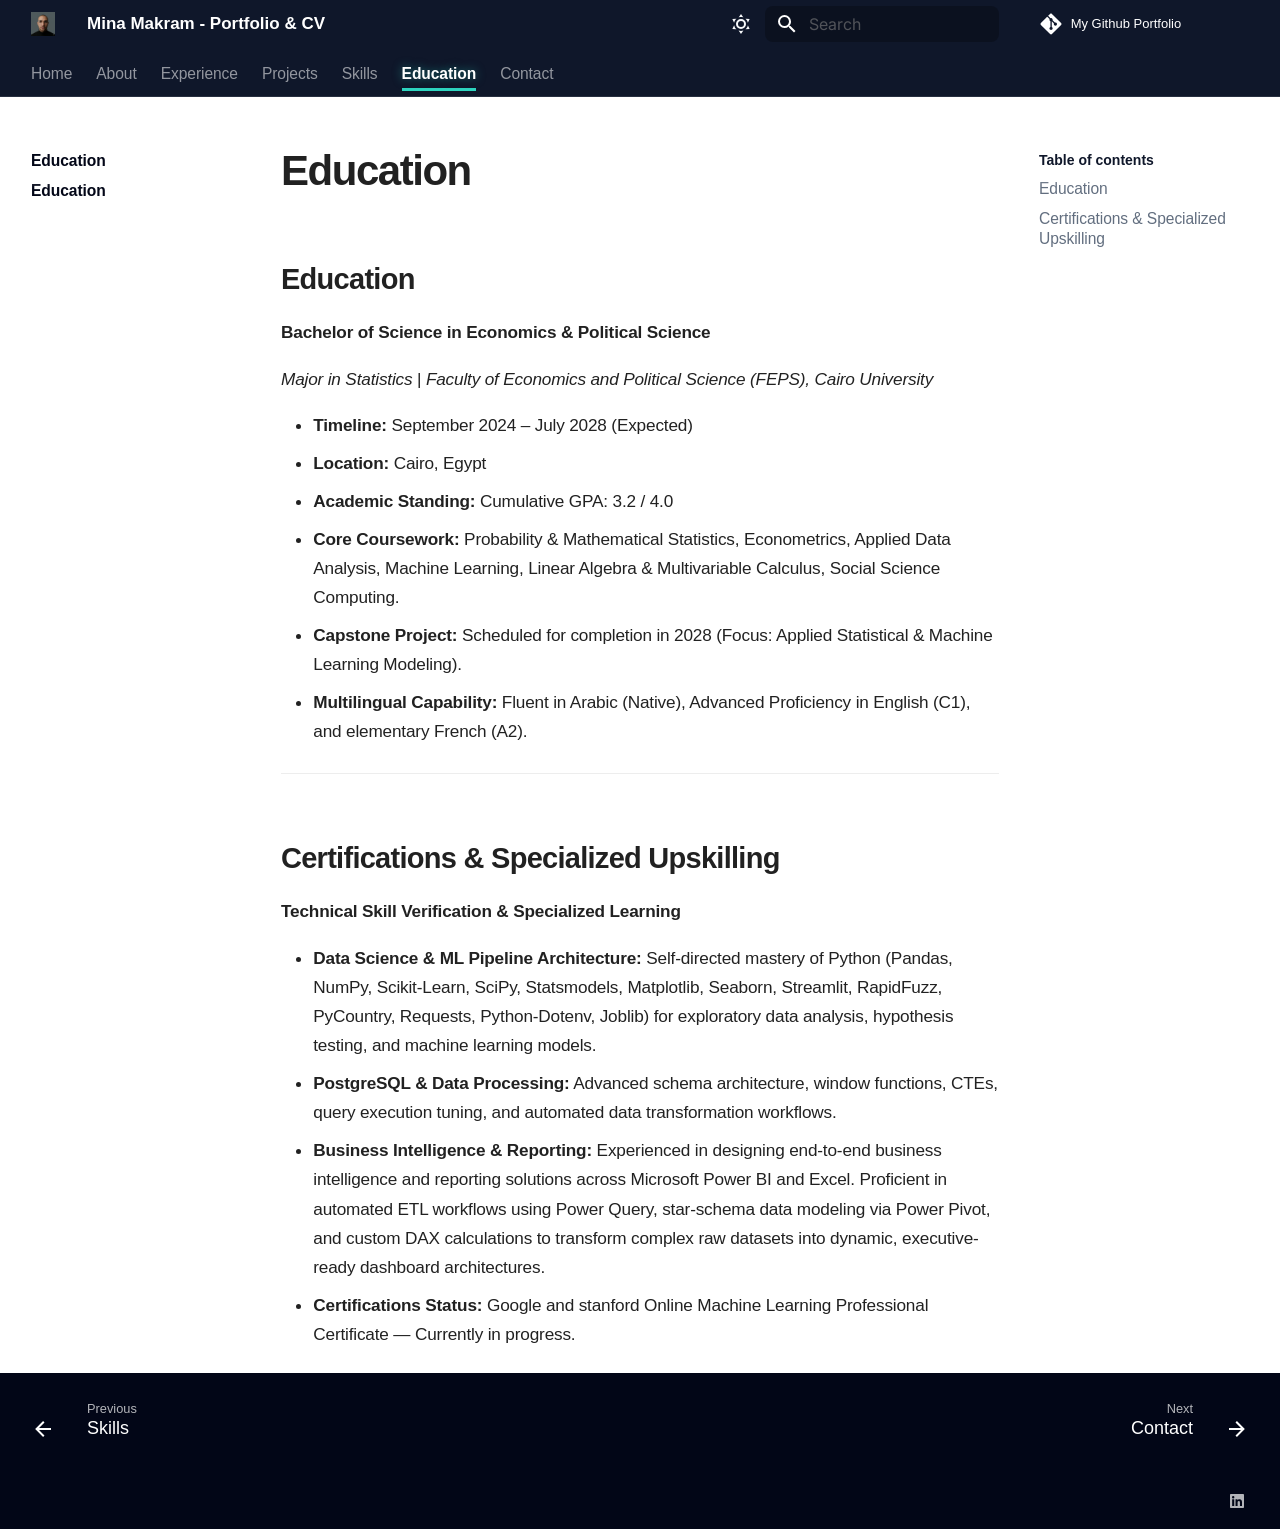
<file: EDUCATION/education/index.html>
<!DOCTYPE html><html lang=en class=no-js><head><meta charset=utf-8><meta name=viewport content="width=device-width,initial-scale=1"><meta name=description content="Data Scientist & Machine Learning Engineer | Personal Portfolio"><meta name=author content="Mina Makram Riad"><link href=https://github.com/Mina-Makram-001/EDUCATION/education/ rel=canonical><link href=../../SKILLS/skills/ rel=prev><link href=../../contact/ rel=next><link rel=icon href=../../assets/images/me.jpeg><meta name=generator content="mkdocs-1.6.1, mkdocs-material-9.7.7"><title>Education - Mina Makram - Portfolio &amp; CV</title><link rel=stylesheet href=../../assets/stylesheets/main.ec1eaa64.min.css><link rel=stylesheet href=../../assets/stylesheets/palette.ab4e12ef.min.css><link rel=preconnect href=https://fonts.gstatic.com crossorigin><link rel=stylesheet href="https://fonts.googleapis.com/css?family=Inter:300,300i,400,400i,700,700i%7CJetBrains+Mono:400,400i,700,700i&display=fallback"><style>:root{--md-text-font:"Inter";--md-code-font:"JetBrains Mono"}</style><link rel=stylesheet href=../../assets/stylesheets/extra.css><script>__md_scope=new URL("../..",location),__md_hash=e=>[...e].reduce(((e,_)=>(e<<5)-e+_.charCodeAt(0)),0),__md_get=(e,_=localStorage,t=__md_scope)=>JSON.parse(_.getItem(t.pathname+"."+e)),__md_set=(e,_,t=localStorage,a=__md_scope)=>{try{t.setItem(a.pathname+"."+e,JSON.stringify(_))}catch(e){}}</script><link href=../../assets/stylesheets/glightbox.min.css rel=stylesheet><script src=../../assets/javascripts/glightbox.min.js></script><style id=glightbox-style>
            html.glightbox-open { overflow: initial; height: 100%; }
            .gslide-title { margin-top: 0px; user-select: text; }
            .gslide-desc { color: #666; user-select: text; }
            .gslide-image img { background: white; }
            .gscrollbar-fixer { padding-right: 15px; }
            .gdesc-inner { font-size: 0.75rem; }
            body[data-md-color-scheme="slate"] .gdesc-inner { background: var(--md-default-bg-color); }
            body[data-md-color-scheme="slate"] .gslide-title { color: var(--md-default-fg-color); }
            body[data-md-color-scheme="slate"] .gslide-desc { color: var(--md-default-fg-color); }
        </style></head> <body dir=ltr data-md-color-scheme=default data-md-color-primary=custom data-md-color-accent=custom> <input class=md-toggle data-md-toggle=drawer type=checkbox id=__drawer autocomplete=off> <input class=md-toggle data-md-toggle=search type=checkbox id=__search autocomplete=off> <label class=md-overlay for=__drawer></label> <div data-md-component=skip> <a href=#education class=md-skip> Skip to content </a> </div> <div data-md-component=announce> </div> <header class="md-header md-header--shadow md-header--lifted" data-md-component=header> <nav class="md-header__inner md-grid" aria-label=Header> <a href=../.. title="Mina Makram - Portfolio & CV" class="md-header__button md-logo" aria-label="Mina Makram - Portfolio & CV" data-md-component=logo> <img src=../../assets/images/me.jpeg alt=logo> </a> <label class="md-header__button md-icon" for=__drawer> <svg xmlns=http://www.w3.org/2000/svg viewbox="0 0 24 24"><path d="M3 6h18v2H3zm0 5h18v2H3zm0 5h18v2H3z"></path></svg> </label> <div class=md-header__title data-md-component=header-title> <div class=md-header__ellipsis> <div class=md-header__topic> <span class=md-ellipsis> Mina Makram - Portfolio &amp; CV </span> </div> <div class=md-header__topic data-md-component=header-topic> <span class=md-ellipsis> Education </span> </div> </div> </div> <form class=md-header__option data-md-component=palette> <input class=md-option data-md-color-media="(prefers-color-scheme: light)" data-md-color-scheme=default data-md-color-primary=custom data-md-color-accent=custom aria-label="Switch to dark mode" type=radio name=__palette id=__palette_0> <label class="md-header__button md-icon" title="Switch to dark mode" for=__palette_1 hidden> <svg xmlns=http://www.w3.org/2000/svg viewbox="0 0 24 24"><path d="M12 7a5 5 0 0 1 5 5 5 5 0 0 1-5 5 5 5 0 0 1-5-5 5 5 0 0 1 5-5m0 2a3 3 0 0 0-3 3 3 3 0 0 0 3 3 3 3 0 0 0 3-3 3 3 0 0 0-3-3m0-7 2.39 3.42C13.65 5.15 12.84 5 12 5s-1.65.15-2.39.42zM3.34 7l4.16-.35A7.2 7.2 0 0 0 5.94 8.5c-.44.74-.69 1.5-.83 2.29zm.02 10 1.76-3.77a7.131 7.131 0 0 0 2.38 4.14zM20.65 7l-1.77 3.79a7.02 7.02 0 0 0-2.38-4.15zm-.01 10-4.14.36c.59-.51 1.12-1.14 1.54-1.86.42-.73.69-1.5.83-2.29zM12 22l-2.41-3.44c.74.27 1.55.44 2.41.44.82 0 1.63-.17 2.37-.44z"></path></svg> </label> <input class=md-option data-md-color-media="(prefers-color-scheme: dark)" data-md-color-scheme=slate data-md-color-primary=custom data-md-color-accent=custom aria-label="Switch to light mode" type=radio name=__palette id=__palette_1> <label class="md-header__button md-icon" title="Switch to light mode" for=__palette_0 hidden> <svg xmlns=http://www.w3.org/2000/svg viewbox="0 0 24 24"><path d="m17.75 4.09-2.53 1.94.91 3.06-2.63-1.81-2.63 1.81.91-3.06-2.53-1.94L12.44 4l1.06-3 1.06 3zm3.5 6.91-1.64 1.25.59 1.98-1.7-1.17-1.7 1.17.59-1.98L15.75 11l2.06-.05L18.5 9l.69 1.95zm-2.28 4.95c.83-.08 1.72 1.1 1.19 1.85-.32.45-.66.87-1.08 1.27C15.17 23 8.84 23 4.94 19.07c-3.91-3.9-3.91-10.24 0-14.14.4-.4.82-.76 1.27-1.08.75-.53 1.93.36 1.85 1.19-.27 2.86.69 5.83 2.89 8.02a9.96 9.96 0 0 0 8.02 2.89m-1.64 2.02a12.08 12.08 0 0 1-7.8-3.47c-2.17-2.19-3.33-5-3.49-7.82-2.81 3.14-2.7 7.96.31 10.98 3.02 3.01 7.84 3.12 10.98.31"></path></svg> </label> </form> <script>var palette=__md_get("__palette");if(palette&&palette.color){if("(prefers-color-scheme)"===palette.color.media){var media=matchMedia("(prefers-color-scheme: light)"),input=document.querySelector(media.matches?"[data-md-color-media='(prefers-color-scheme: light)']":"[data-md-color-media='(prefers-color-scheme: dark)']");palette.color.media=input.getAttribute("data-md-color-media"),palette.color.scheme=input.getAttribute("data-md-color-scheme"),palette.color.primary=input.getAttribute("data-md-color-primary"),palette.color.accent=input.getAttribute("data-md-color-accent")}for(var[key,value]of Object.entries(palette.color))document.body.setAttribute("data-md-color-"+key,value)}</script> <label class="md-header__button md-icon" for=__search> <svg xmlns=http://www.w3.org/2000/svg viewbox="0 0 24 24"><path d="M9.5 3A6.5 6.5 0 0 1 16 9.5c0 1.61-.59 3.09-1.56 4.23l.27.27h.79l5 5-1.5 1.5-5-5v-.79l-.27-.27A6.52 6.52 0 0 1 9.5 16 6.5 6.5 0 0 1 3 9.5 6.5 6.5 0 0 1 9.5 3m0 2C7 5 5 7 5 9.5S7 14 9.5 14 14 12 14 9.5 12 5 9.5 5"></path></svg> </label> <div class=md-search data-md-component=search role=dialog> <label class=md-search__overlay for=__search></label> <div class=md-search__inner role=search> <form class=md-search__form name=search> <input type=text class=md-search__input name=query aria-label=Search placeholder=Search autocapitalize=off autocorrect=off autocomplete=off spellcheck=false data-md-component=search-query required> <label class="md-search__icon md-icon" for=__search> <svg xmlns=http://www.w3.org/2000/svg viewbox="0 0 24 24"><path d="M9.5 3A6.5 6.5 0 0 1 16 9.5c0 1.61-.59 3.09-1.56 4.23l.27.27h.79l5 5-1.5 1.5-5-5v-.79l-.27-.27A6.52 6.52 0 0 1 9.5 16 6.5 6.5 0 0 1 3 9.5 6.5 6.5 0 0 1 9.5 3m0 2C7 5 5 7 5 9.5S7 14 9.5 14 14 12 14 9.5 12 5 9.5 5"></path></svg> <svg xmlns=http://www.w3.org/2000/svg viewbox="0 0 24 24"><path d="M20 11v2H8l5.5 5.5-1.42 1.42L4.16 12l7.92-7.92L13.5 5.5 8 11z"></path></svg> </label> <nav class=md-search__options aria-label=Search> <a href=javascript:void(0) class="md-search__icon md-icon" title=Share aria-label=Share data-clipboard data-clipboard-text data-md-component=search-share tabindex=-1> <svg xmlns=http://www.w3.org/2000/svg viewbox="0 0 24 24"><path d="M18 16.08c-.76 0-1.44.3-1.96.77L8.91 12.7c.05-.23.09-.46.09-.7s-.04-.47-.09-.7l7.05-4.11c.54.5 1.25.81 2.04.81a3 3 0 0 0 3-3 3 3 0 0 0-3-3 3 3 0 0 0-3 3c0 .24.04.47.09.7L8.04 9.81C7.5 9.31 6.79 9 6 9a3 3 0 0 0-3 3 3 3 0 0 0 3 3c.79 0 1.5-.31 2.04-.81l7.12 4.15c-.05.21-.08.43-.08.66 0 1.61 1.31 2.91 2.92 2.91s2.92-1.3 2.92-2.91A2.92 2.92 0 0 0 18 16.08"></path></svg> </a> <button type=reset class="md-search__icon md-icon" title=Clear aria-label=Clear tabindex=-1> <svg xmlns=http://www.w3.org/2000/svg viewbox="0 0 24 24"><path d="M19 6.41 17.59 5 12 10.59 6.41 5 5 6.41 10.59 12 5 17.59 6.41 19 12 13.41 17.59 19 19 17.59 13.41 12z"></path></svg> </button> </nav> <div class=md-search__suggest data-md-component=search-suggest></div> </form> <div class=md-search__output> <div class=md-search__scrollwrap tabindex=0 data-md-scrollfix> <div class=md-search-result data-md-component=search-result> <div class=md-search-result__meta> Initializing search </div> <ol class=md-search-result__list role=presentation></ol> </div> </div> </div> </div> </div> <div class=md-header__source> <a href=https://github.com/Mina-Makram-001 title="Go to repository" class=md-source data-md-component=source> <div class="md-source__icon md-icon"> <svg xmlns=http://www.w3.org/2000/svg viewbox="0 0 448 512"><!-- Font Awesome Free 7.1.0 by @fontawesome - https://fontawesome.com License - https://fontawesome.com/license/free (Icons: CC BY 4.0, Fonts: SIL OFL 1.1, Code: MIT License) Copyright 2025 Fonticons, Inc.--><path d="M439.6 236.1 244 40.5c-5.4-5.5-12.8-8.5-20.4-8.5s-15 3-20.4 8.4L162.5 81l51.5 51.5c27.1-9.1 52.7 16.8 43.4 43.7l49.7 49.7c34.2-11.8 61.2 31 35.5 56.7-26.5 26.5-70.2-2.9-56-37.3L240.3 199v121.9c25.3 12.5 22.3 41.8 9.1 55-6.4 6.4-15.2 10.1-24.3 10.1s-17.8-3.6-24.3-10.1c-17.6-17.6-11.1-46.9 11.2-56v-123c-20.8-8.5-24.6-30.7-18.6-45L142.6 101 8.5 235.1C3 240.6 0 247.9 0 255.5s3 15 8.5 20.4l195.6 195.7c5.4 5.4 12.7 8.4 20.4 8.4s15-3 20.4-8.4l194.7-194.7c5.4-5.4 8.4-12.8 8.4-20.4s-3-15-8.4-20.4"></path></svg> </div> <div class=md-source__repository> My Github Portfolio </div> </a> </div> </nav> <nav class=md-tabs aria-label=Tabs data-md-component=tabs> <div class=md-grid> <ul class=md-tabs__list> <li class=md-tabs__item> <a href=../.. class=md-tabs__link> Home </a> </li> <li class=md-tabs__item> <a href=../../ABOUT/about-me/ class=md-tabs__link> About </a> </li> <li class=md-tabs__item> <a href=../../EXPERIENCE/experience/ class=md-tabs__link> Experience </a> </li> <li class=md-tabs__item> <a href=../../PROJECTS/projects/ class=md-tabs__link> Projects </a> </li> <li class=md-tabs__item> <a href=../../SKILLS/skills/ class=md-tabs__link> Skills </a> </li> <li class="md-tabs__item md-tabs__item--active"> <a href=./ class=md-tabs__link> Education </a> </li> <li class=md-tabs__item> <a href=../../contact/ class=md-tabs__link> Contact </a> </li> </ul> </div> </nav> </header> <div class=md-container data-md-component=container> <main class=md-main data-md-component=main> <div class="md-main__inner md-grid"> <div class="md-sidebar md-sidebar--primary" data-md-component=sidebar data-md-type=navigation> <div class=md-sidebar__scrollwrap> <div class=md-sidebar__inner> <nav class="md-nav md-nav--primary md-nav--lifted" aria-label=Navigation data-md-level=0> <label class=md-nav__title for=__drawer> <a href=../.. title="Mina Makram - Portfolio & CV" class="md-nav__button md-logo" aria-label="Mina Makram - Portfolio & CV" data-md-component=logo> <img src=../../assets/images/me.jpeg alt=logo> </a> Mina Makram - Portfolio &amp; CV </label> <div class=md-nav__source> <a href=https://github.com/Mina-Makram-001 title="Go to repository" class=md-source data-md-component=source> <div class="md-source__icon md-icon"> <svg xmlns=http://www.w3.org/2000/svg viewbox="0 0 448 512"><!-- Font Awesome Free 7.1.0 by @fontawesome - https://fontawesome.com License - https://fontawesome.com/license/free (Icons: CC BY 4.0, Fonts: SIL OFL 1.1, Code: MIT License) Copyright 2025 Fonticons, Inc.--><path d="M439.6 236.1 244 40.5c-5.4-5.5-12.8-8.5-20.4-8.5s-15 3-20.4 8.4L162.5 81l51.5 51.5c27.1-9.1 52.7 16.8 43.4 43.7l49.7 49.7c34.2-11.8 61.2 31 35.5 56.7-26.5 26.5-70.2-2.9-56-37.3L240.3 199v121.9c25.3 12.5 22.3 41.8 9.1 55-6.4 6.4-15.2 10.1-24.3 10.1s-17.8-3.6-24.3-10.1c-17.6-17.6-11.1-46.9 11.2-56v-123c-20.8-8.5-24.6-30.7-18.6-45L142.6 101 8.5 235.1C3 240.6 0 247.9 0 255.5s3 15 8.5 20.4l195.6 195.7c5.4 5.4 12.7 8.4 20.4 8.4s15-3 20.4-8.4l194.7-194.7c5.4-5.4 8.4-12.8 8.4-20.4s-3-15-8.4-20.4"></path></svg> </div> <div class=md-source__repository> My Github Portfolio </div> </a> </div> <ul class=md-nav__list data-md-scrollfix> <li class=md-nav__item> <a href=../.. class=md-nav__link> <span class=md-ellipsis> Home </span> </a> </li> <li class="md-nav__item md-nav__item--nested"> <input class="md-nav__toggle md-toggle " type=checkbox id=__nav_2> <label class=md-nav__link for=__nav_2 id=__nav_2_label tabindex=0> <span class=md-ellipsis> About </span> <span class="md-nav__icon md-icon"></span> </label> <nav class=md-nav data-md-level=1 aria-labelledby=__nav_2_label aria-expanded=false> <label class=md-nav__title for=__nav_2> <span class="md-nav__icon md-icon"></span> About </label> <ul class=md-nav__list data-md-scrollfix> <li class=md-nav__item> <a href=../../ABOUT/about-me/ class=md-nav__link> <span class=md-ellipsis> About Me </span> </a> </li> </ul> </nav> </li> <li class="md-nav__item md-nav__item--nested"> <input class="md-nav__toggle md-toggle " type=checkbox id=__nav_3> <label class=md-nav__link for=__nav_3 id=__nav_3_label tabindex=0> <span class=md-ellipsis> Experience </span> <span class="md-nav__icon md-icon"></span> </label> <nav class=md-nav data-md-level=1 aria-labelledby=__nav_3_label aria-expanded=false> <label class=md-nav__title for=__nav_3> <span class="md-nav__icon md-icon"></span> Experience </label> <ul class=md-nav__list data-md-scrollfix> <li class=md-nav__item> <a href=../../EXPERIENCE/experience/ class=md-nav__link> <span class=md-ellipsis> Experience </span> </a> </li> </ul> </nav> </li> <li class="md-nav__item md-nav__item--nested"> <input class="md-nav__toggle md-toggle " type=checkbox id=__nav_4> <label class=md-nav__link for=__nav_4 id=__nav_4_label tabindex=0> <span class=md-ellipsis> Projects </span> <span class="md-nav__icon md-icon"></span> </label> <nav class=md-nav data-md-level=1 aria-labelledby=__nav_4_label aria-expanded=false> <label class=md-nav__title for=__nav_4> <span class="md-nav__icon md-icon"></span> Projects </label> <ul class=md-nav__list data-md-scrollfix> <li class=md-nav__item> <a href=../../PROJECTS/projects/ class=md-nav__link> <span class=md-ellipsis> Projects </span> </a> </li> </ul> </nav> </li> <li class="md-nav__item md-nav__item--nested"> <input class="md-nav__toggle md-toggle " type=checkbox id=__nav_5> <label class=md-nav__link for=__nav_5 id=__nav_5_label tabindex=0> <span class=md-ellipsis> Skills </span> <span class="md-nav__icon md-icon"></span> </label> <nav class=md-nav data-md-level=1 aria-labelledby=__nav_5_label aria-expanded=false> <label class=md-nav__title for=__nav_5> <span class="md-nav__icon md-icon"></span> Skills </label> <ul class=md-nav__list data-md-scrollfix> <li class=md-nav__item> <a href=../../SKILLS/skills/ class=md-nav__link> <span class=md-ellipsis> Skills </span> </a> </li> </ul> </nav> </li> <li class="md-nav__item md-nav__item--active md-nav__item--section md-nav__item--nested"> <input class="md-nav__toggle md-toggle " type=checkbox id=__nav_6 checked> <label class=md-nav__link for=__nav_6 id=__nav_6_label tabindex> <span class=md-ellipsis> Education </span> <span class="md-nav__icon md-icon"></span> </label> <nav class=md-nav data-md-level=1 aria-labelledby=__nav_6_label aria-expanded=true> <label class=md-nav__title for=__nav_6> <span class="md-nav__icon md-icon"></span> Education </label> <ul class=md-nav__list data-md-scrollfix> <li class="md-nav__item md-nav__item--active"> <input class="md-nav__toggle md-toggle" type=checkbox id=__toc> <label class="md-nav__link md-nav__link--active" for=__toc> <span class=md-ellipsis> Education </span> <span class="md-nav__icon md-icon"></span> </label> <a href=./ class="md-nav__link md-nav__link--active"> <span class=md-ellipsis> Education </span> </a> <nav class="md-nav md-nav--secondary" aria-label="Table of contents"> <label class=md-nav__title for=__toc> <span class="md-nav__icon md-icon"></span> Table of contents </label> <ul class=md-nav__list data-md-component=toc data-md-scrollfix> <li class=md-nav__item> <a href=#education class=md-nav__link> <span class=md-ellipsis> Education </span> </a> </li> <li class=md-nav__item> <a href=#certifications-specialized-upskilling class=md-nav__link> <span class=md-ellipsis> Certifications &amp; Specialized Upskilling </span> </a> </li> </ul> </nav> </li> </ul> </nav> </li> <li class="md-nav__item md-nav__item--nested"> <input class="md-nav__toggle md-toggle " type=checkbox id=__nav_7> <label class=md-nav__link for=__nav_7 id=__nav_7_label tabindex=0> <span class=md-ellipsis> Contact </span> <span class="md-nav__icon md-icon"></span> </label> <nav class=md-nav data-md-level=1 aria-labelledby=__nav_7_label aria-expanded=false> <label class=md-nav__title for=__nav_7> <span class="md-nav__icon md-icon"></span> Contact </label> <ul class=md-nav__list data-md-scrollfix> <li class=md-nav__item> <a href=../../contact/ class=md-nav__link> <span class=md-ellipsis> Contact </span> </a> </li> </ul> </nav> </li> </ul> </nav> </div> </div> </div> <div class="md-sidebar md-sidebar--secondary" data-md-component=sidebar data-md-type=toc> <div class=md-sidebar__scrollwrap> <div class=md-sidebar__inner> <nav class="md-nav md-nav--secondary" aria-label="Table of contents"> <label class=md-nav__title for=__toc> <span class="md-nav__icon md-icon"></span> Table of contents </label> <ul class=md-nav__list data-md-component=toc data-md-scrollfix> <li class=md-nav__item> <a href=#education class=md-nav__link> <span class=md-ellipsis> Education </span> </a> </li> <li class=md-nav__item> <a href=#certifications-specialized-upskilling class=md-nav__link> <span class=md-ellipsis> Certifications &amp; Specialized Upskilling </span> </a> </li> </ul> </nav> </div> </div> </div> <div class=md-content data-md-component=content> <article class="md-content__inner md-typeset"> <h1>Education</h1> <h2 id=education><strong>Education</strong><a class=headerlink href=#education title="Link to this section">¶</a></h2> <p><strong>Bachelor of Science in Economics &amp; Political Science</strong></p> <p><em>Major in Statistics</em> | <em>Faculty of Economics and Political Science (FEPS), Cairo University</em></p> <ul> <li><strong>Timeline:</strong> September 2024 – July 2028 (Expected)</li> <li><strong>Location:</strong> Cairo, Egypt</li> <li><strong>Academic Standing:</strong> Cumulative GPA: 3.2 / 4.0</li> <li><strong>Core Coursework:</strong> Probability &amp; Mathematical Statistics, Econometrics, Applied Data Analysis, Machine Learning, Linear Algebra &amp; Multivariable Calculus, Social Science Computing.</li> <li><strong>Capstone Project:</strong> Scheduled for completion in 2028 (Focus: Applied Statistical &amp; Machine Learning Modeling).</li> <li><strong>Multilingual Capability:</strong> Fluent in Arabic (Native), Advanced Proficiency in English (C1), and elementary French (A2).</li> </ul> <hr> <h2 id=certifications-specialized-upskilling><strong>Certifications &amp; Specialized Upskilling</strong><a class=headerlink href=#certifications-specialized-upskilling title="Link to this section">¶</a></h2> <p><strong>Technical Skill Verification &amp; Specialized Learning</strong></p> <ul> <li><strong>Data Science &amp; ML Pipeline Architecture:</strong> Self-directed mastery of Python (Pandas, NumPy, Scikit-Learn, SciPy, Statsmodels, Matplotlib, Seaborn, Streamlit, RapidFuzz, PyCountry, Requests, Python-Dotenv, Joblib) for exploratory data analysis, hypothesis testing, and machine learning models.</li> <li><strong>PostgreSQL &amp; Data Processing:</strong> Advanced schema architecture, window functions, CTEs, query execution tuning, and automated data transformation workflows.</li> <li><strong>Business Intelligence &amp; Reporting:</strong> Experienced in designing end-to-end business intelligence and reporting solutions across Microsoft Power BI and Excel. Proficient in automated ETL workflows using Power Query, star-schema data modeling via Power Pivot, and custom DAX calculations to transform complex raw datasets into dynamic, executive-ready dashboard architectures.</li> <li><strong>Certifications Status:</strong> Google and stanford Online Machine Learning Professional Certificate — Currently in progress.</li> </ul> </article> </div> <script>var tabs=__md_get("__tabs");if(Array.isArray(tabs))e:for(var set of document.querySelectorAll(".tabbed-set")){var labels=set.querySelector(".tabbed-labels");for(var tab of tabs)for(var label of labels.getElementsByTagName("label"))if(label.innerText.trim()===tab){var input=document.getElementById(label.htmlFor);input.checked=!0;continue e}}</script> <script>var target=document.getElementById(location.hash.slice(1));target&&target.name&&(target.checked=target.name.startsWith("__tabbed_"))</script> </div> <button type=button class="md-top md-icon" data-md-component=top hidden> <svg xmlns=http://www.w3.org/2000/svg viewbox="0 0 24 24"><path d="M13 20h-2V8l-5.5 5.5-1.42-1.42L12 4.16l7.92 7.92-1.42 1.42L13 8z"></path></svg> Back to top </button> </main> <footer class=md-footer> <nav class="md-footer__inner md-grid" aria-label=Footer> <a href=../../SKILLS/skills/ class="md-footer__link md-footer__link--prev" aria-label="Previous: Skills"> <div class="md-footer__button md-icon"> <svg xmlns=http://www.w3.org/2000/svg viewbox="0 0 24 24"><path d="M20 11v2H8l5.5 5.5-1.42 1.42L4.16 12l7.92-7.92L13.5 5.5 8 11z"></path></svg> </div> <div class=md-footer__title> <span class=md-footer__direction> Previous </span> <div class=md-ellipsis> Skills </div> </div> </a> <a href=../../contact/ class="md-footer__link md-footer__link--next" aria-label="Next: Contact"> <div class=md-footer__title> <span class=md-footer__direction> Next </span> <div class=md-ellipsis> Contact </div> </div> <div class="md-footer__button md-icon"> <svg xmlns=http://www.w3.org/2000/svg viewbox="0 0 24 24"><path d="M4 11v2h12l-5.5 5.5 1.42 1.42L19.84 12l-7.92-7.92L10.5 5.5 16 11z"></path></svg> </div> </a> </nav> <div class="md-footer-meta md-typeset"> <div class="md-footer-meta__inner md-grid"> <div class=md-copyright> </div> <div class=md-social> <a href="https://www.linkedin.com/in/mina-makram-32b342324/?locale=en" target=_blank rel=noopener title=linkedin class=md-social__link> <svg xmlns=http://www.w3.org/2000/svg viewbox="0 0 448 512"><!-- Font Awesome Free 7.1.0 by @fontawesome - https://fontawesome.com License - https://fontawesome.com/license/free (Icons: CC BY 4.0, Fonts: SIL OFL 1.1, Code: MIT License) Copyright 2025 Fonticons, Inc.--><path d="M416 32H31.9C14.3 32 0 46.5 0 64.3v383.4C0 465.5 14.3 480 31.9 480H416c17.6 0 32-14.5 32-32.3V64.3c0-17.8-14.4-32.3-32-32.3M135.4 416H69V202.2h66.5V416zM102.2 96a38.5 38.5 0 1 1 0 77 38.5 38.5 0 1 1 0-77m282.1 320h-66.4V312c0-24.8-.5-56.7-34.5-56.7-34.6 0-39.9 27-39.9 54.9V416h-66.4V202.2h63.7v29.2h.9c8.9-16.8 30.6-34.5 62.9-34.5 67.2 0 79.7 44.3 79.7 101.9z"></path></svg> </a> </div> </div> </div> </footer> </div> <div class=md-dialog data-md-component=dialog> <div class="md-dialog__inner md-typeset"></div> </div> <script id=__config type=application/json>{"annotate": null, "base": "../..", "features": ["navigation.tabs", "navigation.tabs.sticky", "navigation.sections", "navigation.indexes", "navigation.top", "navigation.tracking", "search.suggest", "search.highlight", "search.share", "content.code.copy", "content.code.annotate", "content.tabs.link", "content.tooltips", "navigation.footer"], "search": "../../assets/javascripts/workers/search.2c215733.min.js", "tags": null, "translations": {"clipboard.copied": "Copied to clipboard", "clipboard.copy": "Copy to clipboard", "search.result.more.one": "1 more on this page", "search.result.more.other": "# more on this page", "search.result.none": "No matching documents", "search.result.one": "1 matching document", "search.result.other": "# matching documents", "search.result.placeholder": "Type to start searching", "search.result.term.missing": "Missing", "select.version": "Select version"}, "version": null}</script> <script src=../../assets/javascripts/bundle.d7400e89.min.js></script> <script src=../../assets/javascripts/extra.js></script> <script id=init-glightbox>const lightbox = GLightbox({"touchNavigation": true, "loop": false, "zoomable": true, "draggable": true, "openEffect": "zoom", "closeEffect": "zoom", "slideEffect": "slide"});
document$.subscribe(()=>{ lightbox.reload(); });
</script></body></html>
</file>
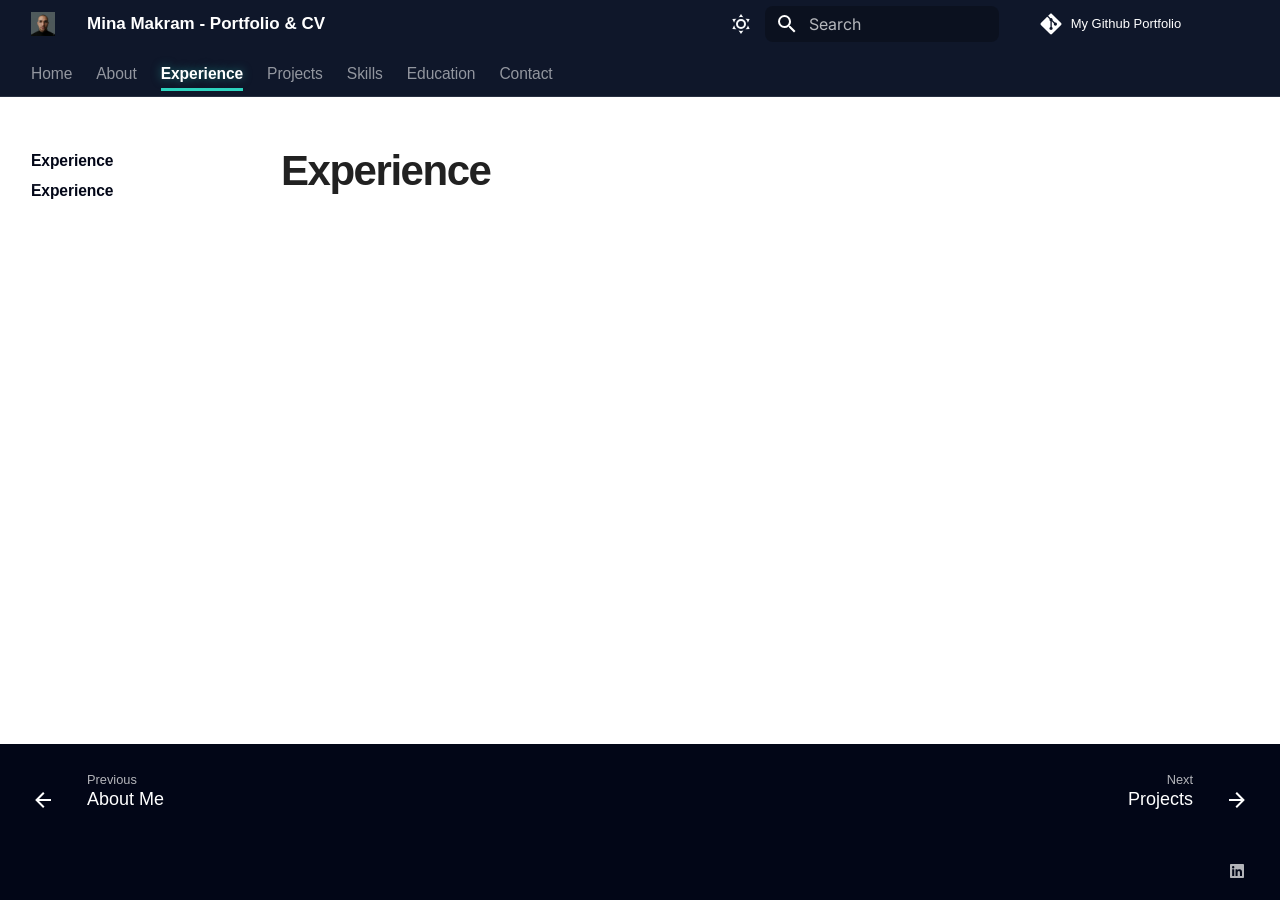
<file: EXPERIENCE/experience/index.html>
<!DOCTYPE html><html lang=en class=no-js><head><meta charset=utf-8><meta name=viewport content="width=device-width,initial-scale=1"><meta name=description content="Data Scientist & Machine Learning Engineer | Personal Portfolio"><meta name=author content="Mina Makram Riad"><link href=https://github.com/Mina-Makram-001/EXPERIENCE/experience/ rel=canonical><link href=../../ABOUT/about-me/ rel=prev><link href=../../PROJECTS/projects/ rel=next><link rel=icon href=../../assets/images/me.jpeg><meta name=generator content="mkdocs-1.6.1, mkdocs-material-9.7.7"><title>Experience - Mina Makram - Portfolio &amp; CV</title><link rel=stylesheet href=../../assets/stylesheets/main.ec1eaa64.min.css><link rel=stylesheet href=../../assets/stylesheets/palette.ab4e12ef.min.css><link rel=preconnect href=https://fonts.gstatic.com crossorigin><link rel=stylesheet href="https://fonts.googleapis.com/css?family=Inter:300,300i,400,400i,700,700i%7CJetBrains+Mono:400,400i,700,700i&display=fallback"><style>:root{--md-text-font:"Inter";--md-code-font:"JetBrains Mono"}</style><link rel=stylesheet href=../../assets/stylesheets/extra.css><script>__md_scope=new URL("../..",location),__md_hash=e=>[...e].reduce(((e,_)=>(e<<5)-e+_.charCodeAt(0)),0),__md_get=(e,_=localStorage,t=__md_scope)=>JSON.parse(_.getItem(t.pathname+"."+e)),__md_set=(e,_,t=localStorage,a=__md_scope)=>{try{t.setItem(a.pathname+"."+e,JSON.stringify(_))}catch(e){}}</script><link href=../../assets/stylesheets/glightbox.min.css rel=stylesheet><script src=../../assets/javascripts/glightbox.min.js></script><style id=glightbox-style>
            html.glightbox-open { overflow: initial; height: 100%; }
            .gslide-title { margin-top: 0px; user-select: text; }
            .gslide-desc { color: #666; user-select: text; }
            .gslide-image img { background: white; }
            .gscrollbar-fixer { padding-right: 15px; }
            .gdesc-inner { font-size: 0.75rem; }
            body[data-md-color-scheme="slate"] .gdesc-inner { background: var(--md-default-bg-color); }
            body[data-md-color-scheme="slate"] .gslide-title { color: var(--md-default-fg-color); }
            body[data-md-color-scheme="slate"] .gslide-desc { color: var(--md-default-fg-color); }
        </style></head> <body dir=ltr data-md-color-scheme=default data-md-color-primary=custom data-md-color-accent=custom> <input class=md-toggle data-md-toggle=drawer type=checkbox id=__drawer autocomplete=off> <input class=md-toggle data-md-toggle=search type=checkbox id=__search autocomplete=off> <label class=md-overlay for=__drawer></label> <div data-md-component=skip> </div> <div data-md-component=announce> </div> <header class="md-header md-header--shadow md-header--lifted" data-md-component=header> <nav class="md-header__inner md-grid" aria-label=Header> <a href=../.. title="Mina Makram - Portfolio & CV" class="md-header__button md-logo" aria-label="Mina Makram - Portfolio & CV" data-md-component=logo> <img src=../../assets/images/me.jpeg alt=logo> </a> <label class="md-header__button md-icon" for=__drawer> <svg xmlns=http://www.w3.org/2000/svg viewbox="0 0 24 24"><path d="M3 6h18v2H3zm0 5h18v2H3zm0 5h18v2H3z"></path></svg> </label> <div class=md-header__title data-md-component=header-title> <div class=md-header__ellipsis> <div class=md-header__topic> <span class=md-ellipsis> Mina Makram - Portfolio &amp; CV </span> </div> <div class=md-header__topic data-md-component=header-topic> <span class=md-ellipsis> Experience </span> </div> </div> </div> <form class=md-header__option data-md-component=palette> <input class=md-option data-md-color-media="(prefers-color-scheme: light)" data-md-color-scheme=default data-md-color-primary=custom data-md-color-accent=custom aria-label="Switch to dark mode" type=radio name=__palette id=__palette_0> <label class="md-header__button md-icon" title="Switch to dark mode" for=__palette_1 hidden> <svg xmlns=http://www.w3.org/2000/svg viewbox="0 0 24 24"><path d="M12 7a5 5 0 0 1 5 5 5 5 0 0 1-5 5 5 5 0 0 1-5-5 5 5 0 0 1 5-5m0 2a3 3 0 0 0-3 3 3 3 0 0 0 3 3 3 3 0 0 0 3-3 3 3 0 0 0-3-3m0-7 2.39 3.42C13.65 5.15 12.84 5 12 5s-1.65.15-2.39.42zM3.34 7l4.16-.35A7.2 7.2 0 0 0 5.94 8.5c-.44.74-.69 1.5-.83 2.29zm.02 10 1.76-3.77a7.131 7.131 0 0 0 2.38 4.14zM20.65 7l-1.77 3.79a7.02 7.02 0 0 0-2.38-4.15zm-.01 10-4.14.36c.59-.51 1.12-1.14 1.54-1.86.42-.73.69-1.5.83-2.29zM12 22l-2.41-3.44c.74.27 1.55.44 2.41.44.82 0 1.63-.17 2.37-.44z"></path></svg> </label> <input class=md-option data-md-color-media="(prefers-color-scheme: dark)" data-md-color-scheme=slate data-md-color-primary=custom data-md-color-accent=custom aria-label="Switch to light mode" type=radio name=__palette id=__palette_1> <label class="md-header__button md-icon" title="Switch to light mode" for=__palette_0 hidden> <svg xmlns=http://www.w3.org/2000/svg viewbox="0 0 24 24"><path d="m17.75 4.09-2.53 1.94.91 3.06-2.63-1.81-2.63 1.81.91-3.06-2.53-1.94L12.44 4l1.06-3 1.06 3zm3.5 6.91-1.64 1.25.59 1.98-1.7-1.17-1.7 1.17.59-1.98L15.75 11l2.06-.05L18.5 9l.69 1.95zm-2.28 4.95c.83-.08 1.72 1.1 1.19 1.85-.32.45-.66.87-1.08 1.27C15.17 23 8.84 23 4.94 19.07c-3.91-3.9-3.91-10.24 0-14.14.4-.4.82-.76 1.27-1.08.75-.53 1.93.36 1.85 1.19-.27 2.86.69 5.83 2.89 8.02a9.96 9.96 0 0 0 8.02 2.89m-1.64 2.02a12.08 12.08 0 0 1-7.8-3.47c-2.17-2.19-3.33-5-3.49-7.82-2.81 3.14-2.7 7.96.31 10.98 3.02 3.01 7.84 3.12 10.98.31"></path></svg> </label> </form> <script>var palette=__md_get("__palette");if(palette&&palette.color){if("(prefers-color-scheme)"===palette.color.media){var media=matchMedia("(prefers-color-scheme: light)"),input=document.querySelector(media.matches?"[data-md-color-media='(prefers-color-scheme: light)']":"[data-md-color-media='(prefers-color-scheme: dark)']");palette.color.media=input.getAttribute("data-md-color-media"),palette.color.scheme=input.getAttribute("data-md-color-scheme"),palette.color.primary=input.getAttribute("data-md-color-primary"),palette.color.accent=input.getAttribute("data-md-color-accent")}for(var[key,value]of Object.entries(palette.color))document.body.setAttribute("data-md-color-"+key,value)}</script> <label class="md-header__button md-icon" for=__search> <svg xmlns=http://www.w3.org/2000/svg viewbox="0 0 24 24"><path d="M9.5 3A6.5 6.5 0 0 1 16 9.5c0 1.61-.59 3.09-1.56 4.23l.27.27h.79l5 5-1.5 1.5-5-5v-.79l-.27-.27A6.52 6.52 0 0 1 9.5 16 6.5 6.5 0 0 1 3 9.5 6.5 6.5 0 0 1 9.5 3m0 2C7 5 5 7 5 9.5S7 14 9.5 14 14 12 14 9.5 12 5 9.5 5"></path></svg> </label> <div class=md-search data-md-component=search role=dialog> <label class=md-search__overlay for=__search></label> <div class=md-search__inner role=search> <form class=md-search__form name=search> <input type=text class=md-search__input name=query aria-label=Search placeholder=Search autocapitalize=off autocorrect=off autocomplete=off spellcheck=false data-md-component=search-query required> <label class="md-search__icon md-icon" for=__search> <svg xmlns=http://www.w3.org/2000/svg viewbox="0 0 24 24"><path d="M9.5 3A6.5 6.5 0 0 1 16 9.5c0 1.61-.59 3.09-1.56 4.23l.27.27h.79l5 5-1.5 1.5-5-5v-.79l-.27-.27A6.52 6.52 0 0 1 9.5 16 6.5 6.5 0 0 1 3 9.5 6.5 6.5 0 0 1 9.5 3m0 2C7 5 5 7 5 9.5S7 14 9.5 14 14 12 14 9.5 12 5 9.5 5"></path></svg> <svg xmlns=http://www.w3.org/2000/svg viewbox="0 0 24 24"><path d="M20 11v2H8l5.5 5.5-1.42 1.42L4.16 12l7.92-7.92L13.5 5.5 8 11z"></path></svg> </label> <nav class=md-search__options aria-label=Search> <a href=javascript:void(0) class="md-search__icon md-icon" title=Share aria-label=Share data-clipboard data-clipboard-text data-md-component=search-share tabindex=-1> <svg xmlns=http://www.w3.org/2000/svg viewbox="0 0 24 24"><path d="M18 16.08c-.76 0-1.44.3-1.96.77L8.91 12.7c.05-.23.09-.46.09-.7s-.04-.47-.09-.7l7.05-4.11c.54.5 1.25.81 2.04.81a3 3 0 0 0 3-3 3 3 0 0 0-3-3 3 3 0 0 0-3 3c0 .24.04.47.09.7L8.04 9.81C7.5 9.31 6.79 9 6 9a3 3 0 0 0-3 3 3 3 0 0 0 3 3c.79 0 1.5-.31 2.04-.81l7.12 4.15c-.05.21-.08.43-.08.66 0 1.61 1.31 2.91 2.92 2.91s2.92-1.3 2.92-2.91A2.92 2.92 0 0 0 18 16.08"></path></svg> </a> <button type=reset class="md-search__icon md-icon" title=Clear aria-label=Clear tabindex=-1> <svg xmlns=http://www.w3.org/2000/svg viewbox="0 0 24 24"><path d="M19 6.41 17.59 5 12 10.59 6.41 5 5 6.41 10.59 12 5 17.59 6.41 19 12 13.41 17.59 19 19 17.59 13.41 12z"></path></svg> </button> </nav> <div class=md-search__suggest data-md-component=search-suggest></div> </form> <div class=md-search__output> <div class=md-search__scrollwrap tabindex=0 data-md-scrollfix> <div class=md-search-result data-md-component=search-result> <div class=md-search-result__meta> Initializing search </div> <ol class=md-search-result__list role=presentation></ol> </div> </div> </div> </div> </div> <div class=md-header__source> <a href=https://github.com/Mina-Makram-001 title="Go to repository" class=md-source data-md-component=source> <div class="md-source__icon md-icon"> <svg xmlns=http://www.w3.org/2000/svg viewbox="0 0 448 512"><!-- Font Awesome Free 7.1.0 by @fontawesome - https://fontawesome.com License - https://fontawesome.com/license/free (Icons: CC BY 4.0, Fonts: SIL OFL 1.1, Code: MIT License) Copyright 2025 Fonticons, Inc.--><path d="M439.6 236.1 244 40.5c-5.4-5.5-12.8-8.5-20.4-8.5s-15 3-20.4 8.4L162.5 81l51.5 51.5c27.1-9.1 52.7 16.8 43.4 43.7l49.7 49.7c34.2-11.8 61.2 31 35.5 56.7-26.5 26.5-70.2-2.9-56-37.3L240.3 199v121.9c25.3 12.5 22.3 41.8 9.1 55-6.4 6.4-15.2 10.1-24.3 10.1s-17.8-3.6-24.3-10.1c-17.6-17.6-11.1-46.9 11.2-56v-123c-20.8-8.5-24.6-30.7-18.6-45L142.6 101 8.5 235.1C3 240.6 0 247.9 0 255.5s3 15 8.5 20.4l195.6 195.7c5.4 5.4 12.7 8.4 20.4 8.4s15-3 20.4-8.4l194.7-194.7c5.4-5.4 8.4-12.8 8.4-20.4s-3-15-8.4-20.4"></path></svg> </div> <div class=md-source__repository> My Github Portfolio </div> </a> </div> </nav> <nav class=md-tabs aria-label=Tabs data-md-component=tabs> <div class=md-grid> <ul class=md-tabs__list> <li class=md-tabs__item> <a href=../.. class=md-tabs__link> Home </a> </li> <li class=md-tabs__item> <a href=../../ABOUT/about-me/ class=md-tabs__link> About </a> </li> <li class="md-tabs__item md-tabs__item--active"> <a href=./ class=md-tabs__link> Experience </a> </li> <li class=md-tabs__item> <a href=../../PROJECTS/projects/ class=md-tabs__link> Projects </a> </li> <li class=md-tabs__item> <a href=../../SKILLS/skills/ class=md-tabs__link> Skills </a> </li> <li class=md-tabs__item> <a href=../../EDUCATION/education/ class=md-tabs__link> Education </a> </li> <li class=md-tabs__item> <a href=../../contact/ class=md-tabs__link> Contact </a> </li> </ul> </div> </nav> </header> <div class=md-container data-md-component=container> <main class=md-main data-md-component=main> <div class="md-main__inner md-grid"> <div class="md-sidebar md-sidebar--primary" data-md-component=sidebar data-md-type=navigation> <div class=md-sidebar__scrollwrap> <div class=md-sidebar__inner> <nav class="md-nav md-nav--primary md-nav--lifted" aria-label=Navigation data-md-level=0> <label class=md-nav__title for=__drawer> <a href=../.. title="Mina Makram - Portfolio & CV" class="md-nav__button md-logo" aria-label="Mina Makram - Portfolio & CV" data-md-component=logo> <img src=../../assets/images/me.jpeg alt=logo> </a> Mina Makram - Portfolio &amp; CV </label> <div class=md-nav__source> <a href=https://github.com/Mina-Makram-001 title="Go to repository" class=md-source data-md-component=source> <div class="md-source__icon md-icon"> <svg xmlns=http://www.w3.org/2000/svg viewbox="0 0 448 512"><!-- Font Awesome Free 7.1.0 by @fontawesome - https://fontawesome.com License - https://fontawesome.com/license/free (Icons: CC BY 4.0, Fonts: SIL OFL 1.1, Code: MIT License) Copyright 2025 Fonticons, Inc.--><path d="M439.6 236.1 244 40.5c-5.4-5.5-12.8-8.5-20.4-8.5s-15 3-20.4 8.4L162.5 81l51.5 51.5c27.1-9.1 52.7 16.8 43.4 43.7l49.7 49.7c34.2-11.8 61.2 31 35.5 56.7-26.5 26.5-70.2-2.9-56-37.3L240.3 199v121.9c25.3 12.5 22.3 41.8 9.1 55-6.4 6.4-15.2 10.1-24.3 10.1s-17.8-3.6-24.3-10.1c-17.6-17.6-11.1-46.9 11.2-56v-123c-20.8-8.5-24.6-30.7-18.6-45L142.6 101 8.5 235.1C3 240.6 0 247.9 0 255.5s3 15 8.5 20.4l195.6 195.7c5.4 5.4 12.7 8.4 20.4 8.4s15-3 20.4-8.4l194.7-194.7c5.4-5.4 8.4-12.8 8.4-20.4s-3-15-8.4-20.4"></path></svg> </div> <div class=md-source__repository> My Github Portfolio </div> </a> </div> <ul class=md-nav__list data-md-scrollfix> <li class=md-nav__item> <a href=../.. class=md-nav__link> <span class=md-ellipsis> Home </span> </a> </li> <li class="md-nav__item md-nav__item--nested"> <input class="md-nav__toggle md-toggle " type=checkbox id=__nav_2> <label class=md-nav__link for=__nav_2 id=__nav_2_label tabindex=0> <span class=md-ellipsis> About </span> <span class="md-nav__icon md-icon"></span> </label> <nav class=md-nav data-md-level=1 aria-labelledby=__nav_2_label aria-expanded=false> <label class=md-nav__title for=__nav_2> <span class="md-nav__icon md-icon"></span> About </label> <ul class=md-nav__list data-md-scrollfix> <li class=md-nav__item> <a href=../../ABOUT/about-me/ class=md-nav__link> <span class=md-ellipsis> About Me </span> </a> </li> </ul> </nav> </li> <li class="md-nav__item md-nav__item--active md-nav__item--section md-nav__item--nested"> <input class="md-nav__toggle md-toggle " type=checkbox id=__nav_3 checked> <label class=md-nav__link for=__nav_3 id=__nav_3_label tabindex> <span class=md-ellipsis> Experience </span> <span class="md-nav__icon md-icon"></span> </label> <nav class=md-nav data-md-level=1 aria-labelledby=__nav_3_label aria-expanded=true> <label class=md-nav__title for=__nav_3> <span class="md-nav__icon md-icon"></span> Experience </label> <ul class=md-nav__list data-md-scrollfix> <li class="md-nav__item md-nav__item--active"> <input class="md-nav__toggle md-toggle" type=checkbox id=__toc> <a href=./ class="md-nav__link md-nav__link--active"> <span class=md-ellipsis> Experience </span> </a> </li> </ul> </nav> </li> <li class="md-nav__item md-nav__item--nested"> <input class="md-nav__toggle md-toggle " type=checkbox id=__nav_4> <label class=md-nav__link for=__nav_4 id=__nav_4_label tabindex=0> <span class=md-ellipsis> Projects </span> <span class="md-nav__icon md-icon"></span> </label> <nav class=md-nav data-md-level=1 aria-labelledby=__nav_4_label aria-expanded=false> <label class=md-nav__title for=__nav_4> <span class="md-nav__icon md-icon"></span> Projects </label> <ul class=md-nav__list data-md-scrollfix> <li class=md-nav__item> <a href=../../PROJECTS/projects/ class=md-nav__link> <span class=md-ellipsis> Projects </span> </a> </li> </ul> </nav> </li> <li class="md-nav__item md-nav__item--nested"> <input class="md-nav__toggle md-toggle " type=checkbox id=__nav_5> <label class=md-nav__link for=__nav_5 id=__nav_5_label tabindex=0> <span class=md-ellipsis> Skills </span> <span class="md-nav__icon md-icon"></span> </label> <nav class=md-nav data-md-level=1 aria-labelledby=__nav_5_label aria-expanded=false> <label class=md-nav__title for=__nav_5> <span class="md-nav__icon md-icon"></span> Skills </label> <ul class=md-nav__list data-md-scrollfix> <li class=md-nav__item> <a href=../../SKILLS/skills/ class=md-nav__link> <span class=md-ellipsis> Skills </span> </a> </li> </ul> </nav> </li> <li class="md-nav__item md-nav__item--nested"> <input class="md-nav__toggle md-toggle " type=checkbox id=__nav_6> <label class=md-nav__link for=__nav_6 id=__nav_6_label tabindex=0> <span class=md-ellipsis> Education </span> <span class="md-nav__icon md-icon"></span> </label> <nav class=md-nav data-md-level=1 aria-labelledby=__nav_6_label aria-expanded=false> <label class=md-nav__title for=__nav_6> <span class="md-nav__icon md-icon"></span> Education </label> <ul class=md-nav__list data-md-scrollfix> <li class=md-nav__item> <a href=../../EDUCATION/education/ class=md-nav__link> <span class=md-ellipsis> Education </span> </a> </li> </ul> </nav> </li> <li class="md-nav__item md-nav__item--nested"> <input class="md-nav__toggle md-toggle " type=checkbox id=__nav_7> <label class=md-nav__link for=__nav_7 id=__nav_7_label tabindex=0> <span class=md-ellipsis> Contact </span> <span class="md-nav__icon md-icon"></span> </label> <nav class=md-nav data-md-level=1 aria-labelledby=__nav_7_label aria-expanded=false> <label class=md-nav__title for=__nav_7> <span class="md-nav__icon md-icon"></span> Contact </label> <ul class=md-nav__list data-md-scrollfix> <li class=md-nav__item> <a href=../../contact/ class=md-nav__link> <span class=md-ellipsis> Contact </span> </a> </li> </ul> </nav> </li> </ul> </nav> </div> </div> </div> <div class="md-sidebar md-sidebar--secondary" data-md-component=sidebar data-md-type=toc> <div class=md-sidebar__scrollwrap> <div class=md-sidebar__inner> <nav class="md-nav md-nav--secondary" aria-label="Table of contents"> </nav> </div> </div> </div> <div class=md-content data-md-component=content> <article class="md-content__inner md-typeset"> <h1>Experience</h1> </article> </div> <script>var tabs=__md_get("__tabs");if(Array.isArray(tabs))e:for(var set of document.querySelectorAll(".tabbed-set")){var labels=set.querySelector(".tabbed-labels");for(var tab of tabs)for(var label of labels.getElementsByTagName("label"))if(label.innerText.trim()===tab){var input=document.getElementById(label.htmlFor);input.checked=!0;continue e}}</script> <script>var target=document.getElementById(location.hash.slice(1));target&&target.name&&(target.checked=target.name.startsWith("__tabbed_"))</script> </div> <button type=button class="md-top md-icon" data-md-component=top hidden> <svg xmlns=http://www.w3.org/2000/svg viewbox="0 0 24 24"><path d="M13 20h-2V8l-5.5 5.5-1.42-1.42L12 4.16l7.92 7.92-1.42 1.42L13 8z"></path></svg> Back to top </button> </main> <footer class=md-footer> <nav class="md-footer__inner md-grid" aria-label=Footer> <a href=../../ABOUT/about-me/ class="md-footer__link md-footer__link--prev" aria-label="Previous: About Me"> <div class="md-footer__button md-icon"> <svg xmlns=http://www.w3.org/2000/svg viewbox="0 0 24 24"><path d="M20 11v2H8l5.5 5.5-1.42 1.42L4.16 12l7.92-7.92L13.5 5.5 8 11z"></path></svg> </div> <div class=md-footer__title> <span class=md-footer__direction> Previous </span> <div class=md-ellipsis> About Me </div> </div> </a> <a href=../../PROJECTS/projects/ class="md-footer__link md-footer__link--next" aria-label="Next: Projects"> <div class=md-footer__title> <span class=md-footer__direction> Next </span> <div class=md-ellipsis> Projects </div> </div> <div class="md-footer__button md-icon"> <svg xmlns=http://www.w3.org/2000/svg viewbox="0 0 24 24"><path d="M4 11v2h12l-5.5 5.5 1.42 1.42L19.84 12l-7.92-7.92L10.5 5.5 16 11z"></path></svg> </div> </a> </nav> <div class="md-footer-meta md-typeset"> <div class="md-footer-meta__inner md-grid"> <div class=md-copyright> </div> <div class=md-social> <a href="https://www.linkedin.com/in/mina-makram-32b342324/?locale=en" target=_blank rel=noopener title=linkedin class=md-social__link> <svg xmlns=http://www.w3.org/2000/svg viewbox="0 0 448 512"><!-- Font Awesome Free 7.1.0 by @fontawesome - https://fontawesome.com License - https://fontawesome.com/license/free (Icons: CC BY 4.0, Fonts: SIL OFL 1.1, Code: MIT License) Copyright 2025 Fonticons, Inc.--><path d="M416 32H31.9C14.3 32 0 46.5 0 64.3v383.4C0 465.5 14.3 480 31.9 480H416c17.6 0 32-14.5 32-32.3V64.3c0-17.8-14.4-32.3-32-32.3M135.4 416H69V202.2h66.5V416zM102.2 96a38.5 38.5 0 1 1 0 77 38.5 38.5 0 1 1 0-77m282.1 320h-66.4V312c0-24.8-.5-56.7-34.5-56.7-34.6 0-39.9 27-39.9 54.9V416h-66.4V202.2h63.7v29.2h.9c8.9-16.8 30.6-34.5 62.9-34.5 67.2 0 79.7 44.3 79.7 101.9z"></path></svg> </a> </div> </div> </div> </footer> </div> <div class=md-dialog data-md-component=dialog> <div class="md-dialog__inner md-typeset"></div> </div> <script id=__config type=application/json>{"annotate": null, "base": "../..", "features": ["navigation.tabs", "navigation.tabs.sticky", "navigation.sections", "navigation.indexes", "navigation.top", "navigation.tracking", "search.suggest", "search.highlight", "search.share", "content.code.copy", "content.code.annotate", "content.tabs.link", "content.tooltips", "navigation.footer"], "search": "../../assets/javascripts/workers/search.2c215733.min.js", "tags": null, "translations": {"clipboard.copied": "Copied to clipboard", "clipboard.copy": "Copy to clipboard", "search.result.more.one": "1 more on this page", "search.result.more.other": "# more on this page", "search.result.none": "No matching documents", "search.result.one": "1 matching document", "search.result.other": "# matching documents", "search.result.placeholder": "Type to start searching", "search.result.term.missing": "Missing", "select.version": "Select version"}, "version": null}</script> <script src=../../assets/javascripts/bundle.d7400e89.min.js></script> <script src=../../assets/javascripts/extra.js></script> <script id=init-glightbox>const lightbox = GLightbox({"touchNavigation": true, "loop": false, "zoomable": true, "draggable": true, "openEffect": "zoom", "closeEffect": "zoom", "slideEffect": "slide"});
document$.subscribe(()=>{ lightbox.reload(); });
</script></body></html>
</file>
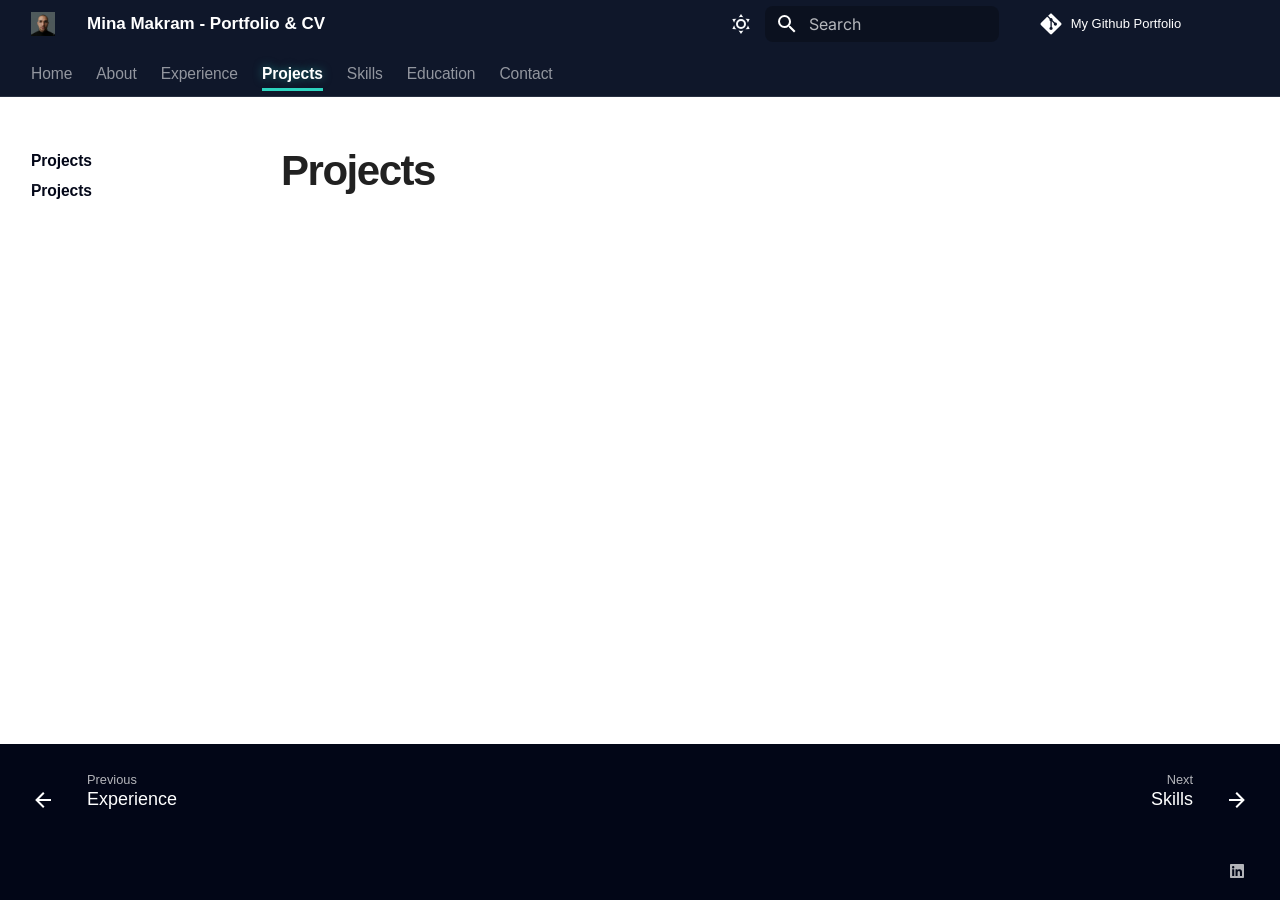
<file: PROJECTS/projects/index.html>
<!DOCTYPE html><html lang=en class=no-js><head><meta charset=utf-8><meta name=viewport content="width=device-width,initial-scale=1"><meta name=description content="Data Scientist & Machine Learning Engineer | Personal Portfolio"><meta name=author content="Mina Makram Riad"><link href=https://github.com/Mina-Makram-001/PROJECTS/projects/ rel=canonical><link href=../../EXPERIENCE/experience/ rel=prev><link href=../../SKILLS/skills/ rel=next><link rel=icon href=../../assets/images/me.jpeg><meta name=generator content="mkdocs-1.6.1, mkdocs-material-9.7.7"><title>Projects - Mina Makram - Portfolio &amp; CV</title><link rel=stylesheet href=../../assets/stylesheets/main.ec1eaa64.min.css><link rel=stylesheet href=../../assets/stylesheets/palette.ab4e12ef.min.css><link rel=preconnect href=https://fonts.gstatic.com crossorigin><link rel=stylesheet href="https://fonts.googleapis.com/css?family=Inter:300,300i,400,400i,700,700i%7CJetBrains+Mono:400,400i,700,700i&display=fallback"><style>:root{--md-text-font:"Inter";--md-code-font:"JetBrains Mono"}</style><link rel=stylesheet href=../../assets/stylesheets/extra.css><script>__md_scope=new URL("../..",location),__md_hash=e=>[...e].reduce(((e,_)=>(e<<5)-e+_.charCodeAt(0)),0),__md_get=(e,_=localStorage,t=__md_scope)=>JSON.parse(_.getItem(t.pathname+"."+e)),__md_set=(e,_,t=localStorage,a=__md_scope)=>{try{t.setItem(a.pathname+"."+e,JSON.stringify(_))}catch(e){}}</script><link href=../../assets/stylesheets/glightbox.min.css rel=stylesheet><script src=../../assets/javascripts/glightbox.min.js></script><style id=glightbox-style>
            html.glightbox-open { overflow: initial; height: 100%; }
            .gslide-title { margin-top: 0px; user-select: text; }
            .gslide-desc { color: #666; user-select: text; }
            .gslide-image img { background: white; }
            .gscrollbar-fixer { padding-right: 15px; }
            .gdesc-inner { font-size: 0.75rem; }
            body[data-md-color-scheme="slate"] .gdesc-inner { background: var(--md-default-bg-color); }
            body[data-md-color-scheme="slate"] .gslide-title { color: var(--md-default-fg-color); }
            body[data-md-color-scheme="slate"] .gslide-desc { color: var(--md-default-fg-color); }
        </style></head> <body dir=ltr data-md-color-scheme=default data-md-color-primary=custom data-md-color-accent=custom> <input class=md-toggle data-md-toggle=drawer type=checkbox id=__drawer autocomplete=off> <input class=md-toggle data-md-toggle=search type=checkbox id=__search autocomplete=off> <label class=md-overlay for=__drawer></label> <div data-md-component=skip> </div> <div data-md-component=announce> </div> <header class="md-header md-header--shadow md-header--lifted" data-md-component=header> <nav class="md-header__inner md-grid" aria-label=Header> <a href=../.. title="Mina Makram - Portfolio & CV" class="md-header__button md-logo" aria-label="Mina Makram - Portfolio & CV" data-md-component=logo> <img src=../../assets/images/me.jpeg alt=logo> </a> <label class="md-header__button md-icon" for=__drawer> <svg xmlns=http://www.w3.org/2000/svg viewbox="0 0 24 24"><path d="M3 6h18v2H3zm0 5h18v2H3zm0 5h18v2H3z"></path></svg> </label> <div class=md-header__title data-md-component=header-title> <div class=md-header__ellipsis> <div class=md-header__topic> <span class=md-ellipsis> Mina Makram - Portfolio &amp; CV </span> </div> <div class=md-header__topic data-md-component=header-topic> <span class=md-ellipsis> Projects </span> </div> </div> </div> <form class=md-header__option data-md-component=palette> <input class=md-option data-md-color-media="(prefers-color-scheme: light)" data-md-color-scheme=default data-md-color-primary=custom data-md-color-accent=custom aria-label="Switch to dark mode" type=radio name=__palette id=__palette_0> <label class="md-header__button md-icon" title="Switch to dark mode" for=__palette_1 hidden> <svg xmlns=http://www.w3.org/2000/svg viewbox="0 0 24 24"><path d="M12 7a5 5 0 0 1 5 5 5 5 0 0 1-5 5 5 5 0 0 1-5-5 5 5 0 0 1 5-5m0 2a3 3 0 0 0-3 3 3 3 0 0 0 3 3 3 3 0 0 0 3-3 3 3 0 0 0-3-3m0-7 2.39 3.42C13.65 5.15 12.84 5 12 5s-1.65.15-2.39.42zM3.34 7l4.16-.35A7.2 7.2 0 0 0 5.94 8.5c-.44.74-.69 1.5-.83 2.29zm.02 10 1.76-3.77a7.131 7.131 0 0 0 2.38 4.14zM20.65 7l-1.77 3.79a7.02 7.02 0 0 0-2.38-4.15zm-.01 10-4.14.36c.59-.51 1.12-1.14 1.54-1.86.42-.73.69-1.5.83-2.29zM12 22l-2.41-3.44c.74.27 1.55.44 2.41.44.82 0 1.63-.17 2.37-.44z"></path></svg> </label> <input class=md-option data-md-color-media="(prefers-color-scheme: dark)" data-md-color-scheme=slate data-md-color-primary=custom data-md-color-accent=custom aria-label="Switch to light mode" type=radio name=__palette id=__palette_1> <label class="md-header__button md-icon" title="Switch to light mode" for=__palette_0 hidden> <svg xmlns=http://www.w3.org/2000/svg viewbox="0 0 24 24"><path d="m17.75 4.09-2.53 1.94.91 3.06-2.63-1.81-2.63 1.81.91-3.06-2.53-1.94L12.44 4l1.06-3 1.06 3zm3.5 6.91-1.64 1.25.59 1.98-1.7-1.17-1.7 1.17.59-1.98L15.75 11l2.06-.05L18.5 9l.69 1.95zm-2.28 4.95c.83-.08 1.72 1.1 1.19 1.85-.32.45-.66.87-1.08 1.27C15.17 23 8.84 23 4.94 19.07c-3.91-3.9-3.91-10.24 0-14.14.4-.4.82-.76 1.27-1.08.75-.53 1.93.36 1.85 1.19-.27 2.86.69 5.83 2.89 8.02a9.96 9.96 0 0 0 8.02 2.89m-1.64 2.02a12.08 12.08 0 0 1-7.8-3.47c-2.17-2.19-3.33-5-3.49-7.82-2.81 3.14-2.7 7.96.31 10.98 3.02 3.01 7.84 3.12 10.98.31"></path></svg> </label> </form> <script>var palette=__md_get("__palette");if(palette&&palette.color){if("(prefers-color-scheme)"===palette.color.media){var media=matchMedia("(prefers-color-scheme: light)"),input=document.querySelector(media.matches?"[data-md-color-media='(prefers-color-scheme: light)']":"[data-md-color-media='(prefers-color-scheme: dark)']");palette.color.media=input.getAttribute("data-md-color-media"),palette.color.scheme=input.getAttribute("data-md-color-scheme"),palette.color.primary=input.getAttribute("data-md-color-primary"),palette.color.accent=input.getAttribute("data-md-color-accent")}for(var[key,value]of Object.entries(palette.color))document.body.setAttribute("data-md-color-"+key,value)}</script> <label class="md-header__button md-icon" for=__search> <svg xmlns=http://www.w3.org/2000/svg viewbox="0 0 24 24"><path d="M9.5 3A6.5 6.5 0 0 1 16 9.5c0 1.61-.59 3.09-1.56 4.23l.27.27h.79l5 5-1.5 1.5-5-5v-.79l-.27-.27A6.52 6.52 0 0 1 9.5 16 6.5 6.5 0 0 1 3 9.5 6.5 6.5 0 0 1 9.5 3m0 2C7 5 5 7 5 9.5S7 14 9.5 14 14 12 14 9.5 12 5 9.5 5"></path></svg> </label> <div class=md-search data-md-component=search role=dialog> <label class=md-search__overlay for=__search></label> <div class=md-search__inner role=search> <form class=md-search__form name=search> <input type=text class=md-search__input name=query aria-label=Search placeholder=Search autocapitalize=off autocorrect=off autocomplete=off spellcheck=false data-md-component=search-query required> <label class="md-search__icon md-icon" for=__search> <svg xmlns=http://www.w3.org/2000/svg viewbox="0 0 24 24"><path d="M9.5 3A6.5 6.5 0 0 1 16 9.5c0 1.61-.59 3.09-1.56 4.23l.27.27h.79l5 5-1.5 1.5-5-5v-.79l-.27-.27A6.52 6.52 0 0 1 9.5 16 6.5 6.5 0 0 1 3 9.5 6.5 6.5 0 0 1 9.5 3m0 2C7 5 5 7 5 9.5S7 14 9.5 14 14 12 14 9.5 12 5 9.5 5"></path></svg> <svg xmlns=http://www.w3.org/2000/svg viewbox="0 0 24 24"><path d="M20 11v2H8l5.5 5.5-1.42 1.42L4.16 12l7.92-7.92L13.5 5.5 8 11z"></path></svg> </label> <nav class=md-search__options aria-label=Search> <a href=javascript:void(0) class="md-search__icon md-icon" title=Share aria-label=Share data-clipboard data-clipboard-text data-md-component=search-share tabindex=-1> <svg xmlns=http://www.w3.org/2000/svg viewbox="0 0 24 24"><path d="M18 16.08c-.76 0-1.44.3-1.96.77L8.91 12.7c.05-.23.09-.46.09-.7s-.04-.47-.09-.7l7.05-4.11c.54.5 1.25.81 2.04.81a3 3 0 0 0 3-3 3 3 0 0 0-3-3 3 3 0 0 0-3 3c0 .24.04.47.09.7L8.04 9.81C7.5 9.31 6.79 9 6 9a3 3 0 0 0-3 3 3 3 0 0 0 3 3c.79 0 1.5-.31 2.04-.81l7.12 4.15c-.05.21-.08.43-.08.66 0 1.61 1.31 2.91 2.92 2.91s2.92-1.3 2.92-2.91A2.92 2.92 0 0 0 18 16.08"></path></svg> </a> <button type=reset class="md-search__icon md-icon" title=Clear aria-label=Clear tabindex=-1> <svg xmlns=http://www.w3.org/2000/svg viewbox="0 0 24 24"><path d="M19 6.41 17.59 5 12 10.59 6.41 5 5 6.41 10.59 12 5 17.59 6.41 19 12 13.41 17.59 19 19 17.59 13.41 12z"></path></svg> </button> </nav> <div class=md-search__suggest data-md-component=search-suggest></div> </form> <div class=md-search__output> <div class=md-search__scrollwrap tabindex=0 data-md-scrollfix> <div class=md-search-result data-md-component=search-result> <div class=md-search-result__meta> Initializing search </div> <ol class=md-search-result__list role=presentation></ol> </div> </div> </div> </div> </div> <div class=md-header__source> <a href=https://github.com/Mina-Makram-001 title="Go to repository" class=md-source data-md-component=source> <div class="md-source__icon md-icon"> <svg xmlns=http://www.w3.org/2000/svg viewbox="0 0 448 512"><!-- Font Awesome Free 7.1.0 by @fontawesome - https://fontawesome.com License - https://fontawesome.com/license/free (Icons: CC BY 4.0, Fonts: SIL OFL 1.1, Code: MIT License) Copyright 2025 Fonticons, Inc.--><path d="M439.6 236.1 244 40.5c-5.4-5.5-12.8-8.5-20.4-8.5s-15 3-20.4 8.4L162.5 81l51.5 51.5c27.1-9.1 52.7 16.8 43.4 43.7l49.7 49.7c34.2-11.8 61.2 31 35.5 56.7-26.5 26.5-70.2-2.9-56-37.3L240.3 199v121.9c25.3 12.5 22.3 41.8 9.1 55-6.4 6.4-15.2 10.1-24.3 10.1s-17.8-3.6-24.3-10.1c-17.6-17.6-11.1-46.9 11.2-56v-123c-20.8-8.5-24.6-30.7-18.6-45L142.6 101 8.5 235.1C3 240.6 0 247.9 0 255.5s3 15 8.5 20.4l195.6 195.7c5.4 5.4 12.7 8.4 20.4 8.4s15-3 20.4-8.4l194.7-194.7c5.4-5.4 8.4-12.8 8.4-20.4s-3-15-8.4-20.4"></path></svg> </div> <div class=md-source__repository> My Github Portfolio </div> </a> </div> </nav> <nav class=md-tabs aria-label=Tabs data-md-component=tabs> <div class=md-grid> <ul class=md-tabs__list> <li class=md-tabs__item> <a href=../.. class=md-tabs__link> Home </a> </li> <li class=md-tabs__item> <a href=../../ABOUT/about-me/ class=md-tabs__link> About </a> </li> <li class=md-tabs__item> <a href=../../EXPERIENCE/experience/ class=md-tabs__link> Experience </a> </li> <li class="md-tabs__item md-tabs__item--active"> <a href=./ class=md-tabs__link> Projects </a> </li> <li class=md-tabs__item> <a href=../../SKILLS/skills/ class=md-tabs__link> Skills </a> </li> <li class=md-tabs__item> <a href=../../EDUCATION/education/ class=md-tabs__link> Education </a> </li> <li class=md-tabs__item> <a href=../../contact/ class=md-tabs__link> Contact </a> </li> </ul> </div> </nav> </header> <div class=md-container data-md-component=container> <main class=md-main data-md-component=main> <div class="md-main__inner md-grid"> <div class="md-sidebar md-sidebar--primary" data-md-component=sidebar data-md-type=navigation> <div class=md-sidebar__scrollwrap> <div class=md-sidebar__inner> <nav class="md-nav md-nav--primary md-nav--lifted" aria-label=Navigation data-md-level=0> <label class=md-nav__title for=__drawer> <a href=../.. title="Mina Makram - Portfolio & CV" class="md-nav__button md-logo" aria-label="Mina Makram - Portfolio & CV" data-md-component=logo> <img src=../../assets/images/me.jpeg alt=logo> </a> Mina Makram - Portfolio &amp; CV </label> <div class=md-nav__source> <a href=https://github.com/Mina-Makram-001 title="Go to repository" class=md-source data-md-component=source> <div class="md-source__icon md-icon"> <svg xmlns=http://www.w3.org/2000/svg viewbox="0 0 448 512"><!-- Font Awesome Free 7.1.0 by @fontawesome - https://fontawesome.com License - https://fontawesome.com/license/free (Icons: CC BY 4.0, Fonts: SIL OFL 1.1, Code: MIT License) Copyright 2025 Fonticons, Inc.--><path d="M439.6 236.1 244 40.5c-5.4-5.5-12.8-8.5-20.4-8.5s-15 3-20.4 8.4L162.5 81l51.5 51.5c27.1-9.1 52.7 16.8 43.4 43.7l49.7 49.7c34.2-11.8 61.2 31 35.5 56.7-26.5 26.5-70.2-2.9-56-37.3L240.3 199v121.9c25.3 12.5 22.3 41.8 9.1 55-6.4 6.4-15.2 10.1-24.3 10.1s-17.8-3.6-24.3-10.1c-17.6-17.6-11.1-46.9 11.2-56v-123c-20.8-8.5-24.6-30.7-18.6-45L142.6 101 8.5 235.1C3 240.6 0 247.9 0 255.5s3 15 8.5 20.4l195.6 195.7c5.4 5.4 12.7 8.4 20.4 8.4s15-3 20.4-8.4l194.7-194.7c5.4-5.4 8.4-12.8 8.4-20.4s-3-15-8.4-20.4"></path></svg> </div> <div class=md-source__repository> My Github Portfolio </div> </a> </div> <ul class=md-nav__list data-md-scrollfix> <li class=md-nav__item> <a href=../.. class=md-nav__link> <span class=md-ellipsis> Home </span> </a> </li> <li class="md-nav__item md-nav__item--nested"> <input class="md-nav__toggle md-toggle " type=checkbox id=__nav_2> <label class=md-nav__link for=__nav_2 id=__nav_2_label tabindex=0> <span class=md-ellipsis> About </span> <span class="md-nav__icon md-icon"></span> </label> <nav class=md-nav data-md-level=1 aria-labelledby=__nav_2_label aria-expanded=false> <label class=md-nav__title for=__nav_2> <span class="md-nav__icon md-icon"></span> About </label> <ul class=md-nav__list data-md-scrollfix> <li class=md-nav__item> <a href=../../ABOUT/about-me/ class=md-nav__link> <span class=md-ellipsis> About Me </span> </a> </li> </ul> </nav> </li> <li class="md-nav__item md-nav__item--nested"> <input class="md-nav__toggle md-toggle " type=checkbox id=__nav_3> <label class=md-nav__link for=__nav_3 id=__nav_3_label tabindex=0> <span class=md-ellipsis> Experience </span> <span class="md-nav__icon md-icon"></span> </label> <nav class=md-nav data-md-level=1 aria-labelledby=__nav_3_label aria-expanded=false> <label class=md-nav__title for=__nav_3> <span class="md-nav__icon md-icon"></span> Experience </label> <ul class=md-nav__list data-md-scrollfix> <li class=md-nav__item> <a href=../../EXPERIENCE/experience/ class=md-nav__link> <span class=md-ellipsis> Experience </span> </a> </li> </ul> </nav> </li> <li class="md-nav__item md-nav__item--active md-nav__item--section md-nav__item--nested"> <input class="md-nav__toggle md-toggle " type=checkbox id=__nav_4 checked> <label class=md-nav__link for=__nav_4 id=__nav_4_label tabindex> <span class=md-ellipsis> Projects </span> <span class="md-nav__icon md-icon"></span> </label> <nav class=md-nav data-md-level=1 aria-labelledby=__nav_4_label aria-expanded=true> <label class=md-nav__title for=__nav_4> <span class="md-nav__icon md-icon"></span> Projects </label> <ul class=md-nav__list data-md-scrollfix> <li class="md-nav__item md-nav__item--active"> <input class="md-nav__toggle md-toggle" type=checkbox id=__toc> <a href=./ class="md-nav__link md-nav__link--active"> <span class=md-ellipsis> Projects </span> </a> </li> </ul> </nav> </li> <li class="md-nav__item md-nav__item--nested"> <input class="md-nav__toggle md-toggle " type=checkbox id=__nav_5> <label class=md-nav__link for=__nav_5 id=__nav_5_label tabindex=0> <span class=md-ellipsis> Skills </span> <span class="md-nav__icon md-icon"></span> </label> <nav class=md-nav data-md-level=1 aria-labelledby=__nav_5_label aria-expanded=false> <label class=md-nav__title for=__nav_5> <span class="md-nav__icon md-icon"></span> Skills </label> <ul class=md-nav__list data-md-scrollfix> <li class=md-nav__item> <a href=../../SKILLS/skills/ class=md-nav__link> <span class=md-ellipsis> Skills </span> </a> </li> </ul> </nav> </li> <li class="md-nav__item md-nav__item--nested"> <input class="md-nav__toggle md-toggle " type=checkbox id=__nav_6> <label class=md-nav__link for=__nav_6 id=__nav_6_label tabindex=0> <span class=md-ellipsis> Education </span> <span class="md-nav__icon md-icon"></span> </label> <nav class=md-nav data-md-level=1 aria-labelledby=__nav_6_label aria-expanded=false> <label class=md-nav__title for=__nav_6> <span class="md-nav__icon md-icon"></span> Education </label> <ul class=md-nav__list data-md-scrollfix> <li class=md-nav__item> <a href=../../EDUCATION/education/ class=md-nav__link> <span class=md-ellipsis> Education </span> </a> </li> </ul> </nav> </li> <li class="md-nav__item md-nav__item--nested"> <input class="md-nav__toggle md-toggle " type=checkbox id=__nav_7> <label class=md-nav__link for=__nav_7 id=__nav_7_label tabindex=0> <span class=md-ellipsis> Contact </span> <span class="md-nav__icon md-icon"></span> </label> <nav class=md-nav data-md-level=1 aria-labelledby=__nav_7_label aria-expanded=false> <label class=md-nav__title for=__nav_7> <span class="md-nav__icon md-icon"></span> Contact </label> <ul class=md-nav__list data-md-scrollfix> <li class=md-nav__item> <a href=../../contact/ class=md-nav__link> <span class=md-ellipsis> Contact </span> </a> </li> </ul> </nav> </li> </ul> </nav> </div> </div> </div> <div class="md-sidebar md-sidebar--secondary" data-md-component=sidebar data-md-type=toc> <div class=md-sidebar__scrollwrap> <div class=md-sidebar__inner> <nav class="md-nav md-nav--secondary" aria-label="Table of contents"> </nav> </div> </div> </div> <div class=md-content data-md-component=content> <article class="md-content__inner md-typeset"> <h1>Projects</h1> </article> </div> <script>var tabs=__md_get("__tabs");if(Array.isArray(tabs))e:for(var set of document.querySelectorAll(".tabbed-set")){var labels=set.querySelector(".tabbed-labels");for(var tab of tabs)for(var label of labels.getElementsByTagName("label"))if(label.innerText.trim()===tab){var input=document.getElementById(label.htmlFor);input.checked=!0;continue e}}</script> <script>var target=document.getElementById(location.hash.slice(1));target&&target.name&&(target.checked=target.name.startsWith("__tabbed_"))</script> </div> <button type=button class="md-top md-icon" data-md-component=top hidden> <svg xmlns=http://www.w3.org/2000/svg viewbox="0 0 24 24"><path d="M13 20h-2V8l-5.5 5.5-1.42-1.42L12 4.16l7.92 7.92-1.42 1.42L13 8z"></path></svg> Back to top </button> </main> <footer class=md-footer> <nav class="md-footer__inner md-grid" aria-label=Footer> <a href=../../EXPERIENCE/experience/ class="md-footer__link md-footer__link--prev" aria-label="Previous: Experience"> <div class="md-footer__button md-icon"> <svg xmlns=http://www.w3.org/2000/svg viewbox="0 0 24 24"><path d="M20 11v2H8l5.5 5.5-1.42 1.42L4.16 12l7.92-7.92L13.5 5.5 8 11z"></path></svg> </div> <div class=md-footer__title> <span class=md-footer__direction> Previous </span> <div class=md-ellipsis> Experience </div> </div> </a> <a href=../../SKILLS/skills/ class="md-footer__link md-footer__link--next" aria-label="Next: Skills"> <div class=md-footer__title> <span class=md-footer__direction> Next </span> <div class=md-ellipsis> Skills </div> </div> <div class="md-footer__button md-icon"> <svg xmlns=http://www.w3.org/2000/svg viewbox="0 0 24 24"><path d="M4 11v2h12l-5.5 5.5 1.42 1.42L19.84 12l-7.92-7.92L10.5 5.5 16 11z"></path></svg> </div> </a> </nav> <div class="md-footer-meta md-typeset"> <div class="md-footer-meta__inner md-grid"> <div class=md-copyright> </div> <div class=md-social> <a href="https://www.linkedin.com/in/mina-makram-32b342324/?locale=en" target=_blank rel=noopener title=linkedin class=md-social__link> <svg xmlns=http://www.w3.org/2000/svg viewbox="0 0 448 512"><!-- Font Awesome Free 7.1.0 by @fontawesome - https://fontawesome.com License - https://fontawesome.com/license/free (Icons: CC BY 4.0, Fonts: SIL OFL 1.1, Code: MIT License) Copyright 2025 Fonticons, Inc.--><path d="M416 32H31.9C14.3 32 0 46.5 0 64.3v383.4C0 465.5 14.3 480 31.9 480H416c17.6 0 32-14.5 32-32.3V64.3c0-17.8-14.4-32.3-32-32.3M135.4 416H69V202.2h66.5V416zM102.2 96a38.5 38.5 0 1 1 0 77 38.5 38.5 0 1 1 0-77m282.1 320h-66.4V312c0-24.8-.5-56.7-34.5-56.7-34.6 0-39.9 27-39.9 54.9V416h-66.4V202.2h63.7v29.2h.9c8.9-16.8 30.6-34.5 62.9-34.5 67.2 0 79.7 44.3 79.7 101.9z"></path></svg> </a> </div> </div> </div> </footer> </div> <div class=md-dialog data-md-component=dialog> <div class="md-dialog__inner md-typeset"></div> </div> <script id=__config type=application/json>{"annotate": null, "base": "../..", "features": ["navigation.tabs", "navigation.tabs.sticky", "navigation.sections", "navigation.indexes", "navigation.top", "navigation.tracking", "search.suggest", "search.highlight", "search.share", "content.code.copy", "content.code.annotate", "content.tabs.link", "content.tooltips", "navigation.footer"], "search": "../../assets/javascripts/workers/search.2c215733.min.js", "tags": null, "translations": {"clipboard.copied": "Copied to clipboard", "clipboard.copy": "Copy to clipboard", "search.result.more.one": "1 more on this page", "search.result.more.other": "# more on this page", "search.result.none": "No matching documents", "search.result.one": "1 matching document", "search.result.other": "# matching documents", "search.result.placeholder": "Type to start searching", "search.result.term.missing": "Missing", "select.version": "Select version"}, "version": null}</script> <script src=../../assets/javascripts/bundle.d7400e89.min.js></script> <script src=../../assets/javascripts/extra.js></script> <script id=init-glightbox>const lightbox = GLightbox({"touchNavigation": true, "loop": false, "zoomable": true, "draggable": true, "openEffect": "zoom", "closeEffect": "zoom", "slideEffect": "slide"});
document$.subscribe(()=>{ lightbox.reload(); });
</script></body></html>
</file>
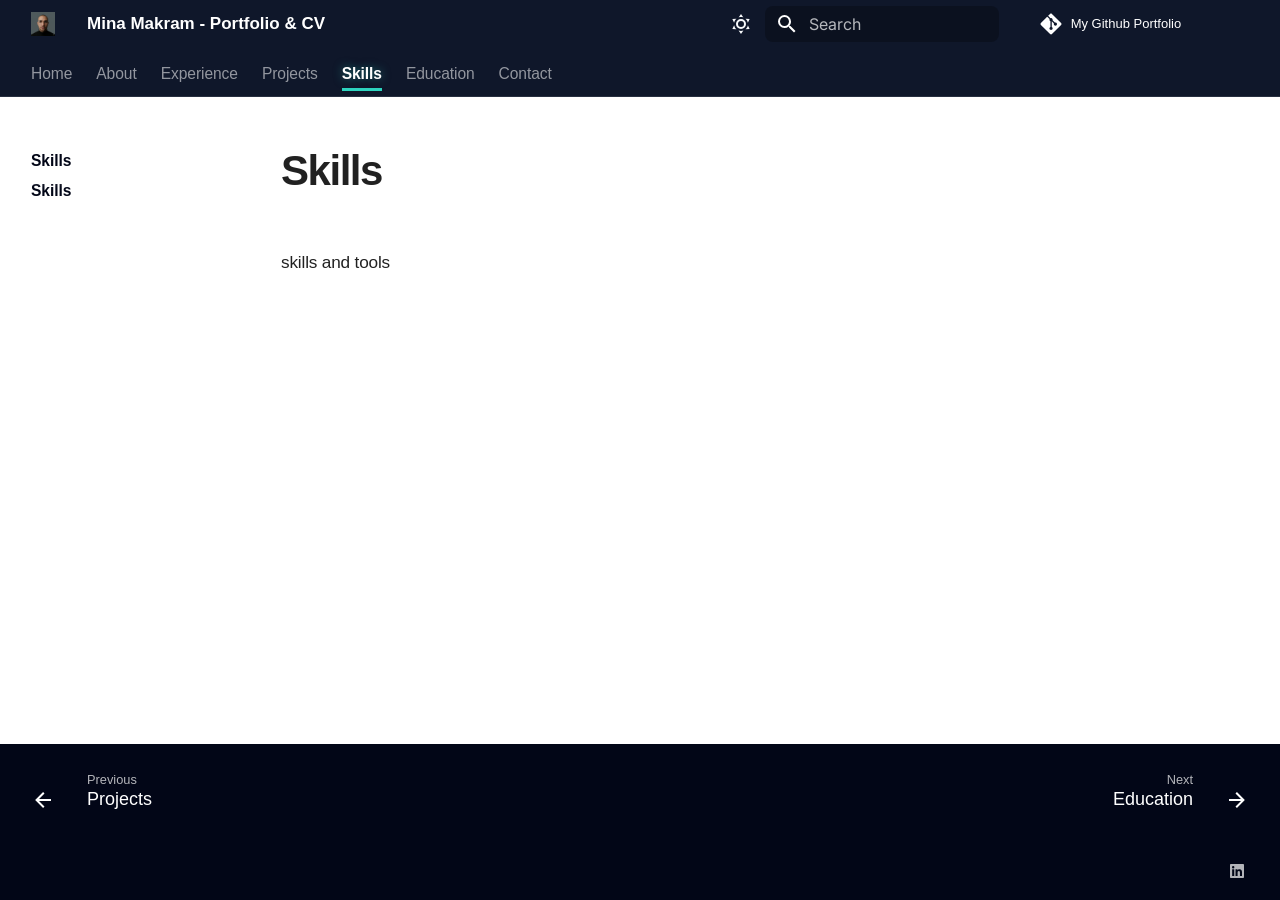
<file: SKILLS/skills/index.html>
<!DOCTYPE html><html lang=en class=no-js><head><meta charset=utf-8><meta name=viewport content="width=device-width,initial-scale=1"><meta name=description content="Data Scientist & Machine Learning Engineer | Personal Portfolio"><meta name=author content="Mina Makram Riad"><link href=https://github.com/Mina-Makram-001/SKILLS/skills/ rel=canonical><link href=../../PROJECTS/projects/ rel=prev><link href=../../EDUCATION/education/ rel=next><link rel=icon href=../../assets/images/me.jpeg><meta name=generator content="mkdocs-1.6.1, mkdocs-material-9.7.7"><title>Skills - Mina Makram - Portfolio &amp; CV</title><link rel=stylesheet href=../../assets/stylesheets/main.ec1eaa64.min.css><link rel=stylesheet href=../../assets/stylesheets/palette.ab4e12ef.min.css><link rel=preconnect href=https://fonts.gstatic.com crossorigin><link rel=stylesheet href="https://fonts.googleapis.com/css?family=Inter:300,300i,400,400i,700,700i%7CJetBrains+Mono:400,400i,700,700i&display=fallback"><style>:root{--md-text-font:"Inter";--md-code-font:"JetBrains Mono"}</style><link rel=stylesheet href=../../assets/stylesheets/extra.css><script>__md_scope=new URL("../..",location),__md_hash=e=>[...e].reduce(((e,_)=>(e<<5)-e+_.charCodeAt(0)),0),__md_get=(e,_=localStorage,t=__md_scope)=>JSON.parse(_.getItem(t.pathname+"."+e)),__md_set=(e,_,t=localStorage,a=__md_scope)=>{try{t.setItem(a.pathname+"."+e,JSON.stringify(_))}catch(e){}}</script><link href=../../assets/stylesheets/glightbox.min.css rel=stylesheet><script src=../../assets/javascripts/glightbox.min.js></script><style id=glightbox-style>
            html.glightbox-open { overflow: initial; height: 100%; }
            .gslide-title { margin-top: 0px; user-select: text; }
            .gslide-desc { color: #666; user-select: text; }
            .gslide-image img { background: white; }
            .gscrollbar-fixer { padding-right: 15px; }
            .gdesc-inner { font-size: 0.75rem; }
            body[data-md-color-scheme="slate"] .gdesc-inner { background: var(--md-default-bg-color); }
            body[data-md-color-scheme="slate"] .gslide-title { color: var(--md-default-fg-color); }
            body[data-md-color-scheme="slate"] .gslide-desc { color: var(--md-default-fg-color); }
        </style></head> <body dir=ltr data-md-color-scheme=default data-md-color-primary=custom data-md-color-accent=custom> <input class=md-toggle data-md-toggle=drawer type=checkbox id=__drawer autocomplete=off> <input class=md-toggle data-md-toggle=search type=checkbox id=__search autocomplete=off> <label class=md-overlay for=__drawer></label> <div data-md-component=skip> </div> <div data-md-component=announce> </div> <header class="md-header md-header--shadow md-header--lifted" data-md-component=header> <nav class="md-header__inner md-grid" aria-label=Header> <a href=../.. title="Mina Makram - Portfolio & CV" class="md-header__button md-logo" aria-label="Mina Makram - Portfolio & CV" data-md-component=logo> <img src=../../assets/images/me.jpeg alt=logo> </a> <label class="md-header__button md-icon" for=__drawer> <svg xmlns=http://www.w3.org/2000/svg viewbox="0 0 24 24"><path d="M3 6h18v2H3zm0 5h18v2H3zm0 5h18v2H3z"></path></svg> </label> <div class=md-header__title data-md-component=header-title> <div class=md-header__ellipsis> <div class=md-header__topic> <span class=md-ellipsis> Mina Makram - Portfolio &amp; CV </span> </div> <div class=md-header__topic data-md-component=header-topic> <span class=md-ellipsis> Skills </span> </div> </div> </div> <form class=md-header__option data-md-component=palette> <input class=md-option data-md-color-media="(prefers-color-scheme: light)" data-md-color-scheme=default data-md-color-primary=custom data-md-color-accent=custom aria-label="Switch to dark mode" type=radio name=__palette id=__palette_0> <label class="md-header__button md-icon" title="Switch to dark mode" for=__palette_1 hidden> <svg xmlns=http://www.w3.org/2000/svg viewbox="0 0 24 24"><path d="M12 7a5 5 0 0 1 5 5 5 5 0 0 1-5 5 5 5 0 0 1-5-5 5 5 0 0 1 5-5m0 2a3 3 0 0 0-3 3 3 3 0 0 0 3 3 3 3 0 0 0 3-3 3 3 0 0 0-3-3m0-7 2.39 3.42C13.65 5.15 12.84 5 12 5s-1.65.15-2.39.42zM3.34 7l4.16-.35A7.2 7.2 0 0 0 5.94 8.5c-.44.74-.69 1.5-.83 2.29zm.02 10 1.76-3.77a7.131 7.131 0 0 0 2.38 4.14zM20.65 7l-1.77 3.79a7.02 7.02 0 0 0-2.38-4.15zm-.01 10-4.14.36c.59-.51 1.12-1.14 1.54-1.86.42-.73.69-1.5.83-2.29zM12 22l-2.41-3.44c.74.27 1.55.44 2.41.44.82 0 1.63-.17 2.37-.44z"></path></svg> </label> <input class=md-option data-md-color-media="(prefers-color-scheme: dark)" data-md-color-scheme=slate data-md-color-primary=custom data-md-color-accent=custom aria-label="Switch to light mode" type=radio name=__palette id=__palette_1> <label class="md-header__button md-icon" title="Switch to light mode" for=__palette_0 hidden> <svg xmlns=http://www.w3.org/2000/svg viewbox="0 0 24 24"><path d="m17.75 4.09-2.53 1.94.91 3.06-2.63-1.81-2.63 1.81.91-3.06-2.53-1.94L12.44 4l1.06-3 1.06 3zm3.5 6.91-1.64 1.25.59 1.98-1.7-1.17-1.7 1.17.59-1.98L15.75 11l2.06-.05L18.5 9l.69 1.95zm-2.28 4.95c.83-.08 1.72 1.1 1.19 1.85-.32.45-.66.87-1.08 1.27C15.17 23 8.84 23 4.94 19.07c-3.91-3.9-3.91-10.24 0-14.14.4-.4.82-.76 1.27-1.08.75-.53 1.93.36 1.85 1.19-.27 2.86.69 5.83 2.89 8.02a9.96 9.96 0 0 0 8.02 2.89m-1.64 2.02a12.08 12.08 0 0 1-7.8-3.47c-2.17-2.19-3.33-5-3.49-7.82-2.81 3.14-2.7 7.96.31 10.98 3.02 3.01 7.84 3.12 10.98.31"></path></svg> </label> </form> <script>var palette=__md_get("__palette");if(palette&&palette.color){if("(prefers-color-scheme)"===palette.color.media){var media=matchMedia("(prefers-color-scheme: light)"),input=document.querySelector(media.matches?"[data-md-color-media='(prefers-color-scheme: light)']":"[data-md-color-media='(prefers-color-scheme: dark)']");palette.color.media=input.getAttribute("data-md-color-media"),palette.color.scheme=input.getAttribute("data-md-color-scheme"),palette.color.primary=input.getAttribute("data-md-color-primary"),palette.color.accent=input.getAttribute("data-md-color-accent")}for(var[key,value]of Object.entries(palette.color))document.body.setAttribute("data-md-color-"+key,value)}</script> <label class="md-header__button md-icon" for=__search> <svg xmlns=http://www.w3.org/2000/svg viewbox="0 0 24 24"><path d="M9.5 3A6.5 6.5 0 0 1 16 9.5c0 1.61-.59 3.09-1.56 4.23l.27.27h.79l5 5-1.5 1.5-5-5v-.79l-.27-.27A6.52 6.52 0 0 1 9.5 16 6.5 6.5 0 0 1 3 9.5 6.5 6.5 0 0 1 9.5 3m0 2C7 5 5 7 5 9.5S7 14 9.5 14 14 12 14 9.5 12 5 9.5 5"></path></svg> </label> <div class=md-search data-md-component=search role=dialog> <label class=md-search__overlay for=__search></label> <div class=md-search__inner role=search> <form class=md-search__form name=search> <input type=text class=md-search__input name=query aria-label=Search placeholder=Search autocapitalize=off autocorrect=off autocomplete=off spellcheck=false data-md-component=search-query required> <label class="md-search__icon md-icon" for=__search> <svg xmlns=http://www.w3.org/2000/svg viewbox="0 0 24 24"><path d="M9.5 3A6.5 6.5 0 0 1 16 9.5c0 1.61-.59 3.09-1.56 4.23l.27.27h.79l5 5-1.5 1.5-5-5v-.79l-.27-.27A6.52 6.52 0 0 1 9.5 16 6.5 6.5 0 0 1 3 9.5 6.5 6.5 0 0 1 9.5 3m0 2C7 5 5 7 5 9.5S7 14 9.5 14 14 12 14 9.5 12 5 9.5 5"></path></svg> <svg xmlns=http://www.w3.org/2000/svg viewbox="0 0 24 24"><path d="M20 11v2H8l5.5 5.5-1.42 1.42L4.16 12l7.92-7.92L13.5 5.5 8 11z"></path></svg> </label> <nav class=md-search__options aria-label=Search> <a href=javascript:void(0) class="md-search__icon md-icon" title=Share aria-label=Share data-clipboard data-clipboard-text data-md-component=search-share tabindex=-1> <svg xmlns=http://www.w3.org/2000/svg viewbox="0 0 24 24"><path d="M18 16.08c-.76 0-1.44.3-1.96.77L8.91 12.7c.05-.23.09-.46.09-.7s-.04-.47-.09-.7l7.05-4.11c.54.5 1.25.81 2.04.81a3 3 0 0 0 3-3 3 3 0 0 0-3-3 3 3 0 0 0-3 3c0 .24.04.47.09.7L8.04 9.81C7.5 9.31 6.79 9 6 9a3 3 0 0 0-3 3 3 3 0 0 0 3 3c.79 0 1.5-.31 2.04-.81l7.12 4.15c-.05.21-.08.43-.08.66 0 1.61 1.31 2.91 2.92 2.91s2.92-1.3 2.92-2.91A2.92 2.92 0 0 0 18 16.08"></path></svg> </a> <button type=reset class="md-search__icon md-icon" title=Clear aria-label=Clear tabindex=-1> <svg xmlns=http://www.w3.org/2000/svg viewbox="0 0 24 24"><path d="M19 6.41 17.59 5 12 10.59 6.41 5 5 6.41 10.59 12 5 17.59 6.41 19 12 13.41 17.59 19 19 17.59 13.41 12z"></path></svg> </button> </nav> <div class=md-search__suggest data-md-component=search-suggest></div> </form> <div class=md-search__output> <div class=md-search__scrollwrap tabindex=0 data-md-scrollfix> <div class=md-search-result data-md-component=search-result> <div class=md-search-result__meta> Initializing search </div> <ol class=md-search-result__list role=presentation></ol> </div> </div> </div> </div> </div> <div class=md-header__source> <a href=https://github.com/Mina-Makram-001 title="Go to repository" class=md-source data-md-component=source> <div class="md-source__icon md-icon"> <svg xmlns=http://www.w3.org/2000/svg viewbox="0 0 448 512"><!-- Font Awesome Free 7.1.0 by @fontawesome - https://fontawesome.com License - https://fontawesome.com/license/free (Icons: CC BY 4.0, Fonts: SIL OFL 1.1, Code: MIT License) Copyright 2025 Fonticons, Inc.--><path d="M439.6 236.1 244 40.5c-5.4-5.5-12.8-8.5-20.4-8.5s-15 3-20.4 8.4L162.5 81l51.5 51.5c27.1-9.1 52.7 16.8 43.4 43.7l49.7 49.7c34.2-11.8 61.2 31 35.5 56.7-26.5 26.5-70.2-2.9-56-37.3L240.3 199v121.9c25.3 12.5 22.3 41.8 9.1 55-6.4 6.4-15.2 10.1-24.3 10.1s-17.8-3.6-24.3-10.1c-17.6-17.6-11.1-46.9 11.2-56v-123c-20.8-8.5-24.6-30.7-18.6-45L142.6 101 8.5 235.1C3 240.6 0 247.9 0 255.5s3 15 8.5 20.4l195.6 195.7c5.4 5.4 12.7 8.4 20.4 8.4s15-3 20.4-8.4l194.7-194.7c5.4-5.4 8.4-12.8 8.4-20.4s-3-15-8.4-20.4"></path></svg> </div> <div class=md-source__repository> My Github Portfolio </div> </a> </div> </nav> <nav class=md-tabs aria-label=Tabs data-md-component=tabs> <div class=md-grid> <ul class=md-tabs__list> <li class=md-tabs__item> <a href=../.. class=md-tabs__link> Home </a> </li> <li class=md-tabs__item> <a href=../../ABOUT/about-me/ class=md-tabs__link> About </a> </li> <li class=md-tabs__item> <a href=../../EXPERIENCE/experience/ class=md-tabs__link> Experience </a> </li> <li class=md-tabs__item> <a href=../../PROJECTS/projects/ class=md-tabs__link> Projects </a> </li> <li class="md-tabs__item md-tabs__item--active"> <a href=./ class=md-tabs__link> Skills </a> </li> <li class=md-tabs__item> <a href=../../EDUCATION/education/ class=md-tabs__link> Education </a> </li> <li class=md-tabs__item> <a href=../../contact/ class=md-tabs__link> Contact </a> </li> </ul> </div> </nav> </header> <div class=md-container data-md-component=container> <main class=md-main data-md-component=main> <div class="md-main__inner md-grid"> <div class="md-sidebar md-sidebar--primary" data-md-component=sidebar data-md-type=navigation> <div class=md-sidebar__scrollwrap> <div class=md-sidebar__inner> <nav class="md-nav md-nav--primary md-nav--lifted" aria-label=Navigation data-md-level=0> <label class=md-nav__title for=__drawer> <a href=../.. title="Mina Makram - Portfolio & CV" class="md-nav__button md-logo" aria-label="Mina Makram - Portfolio & CV" data-md-component=logo> <img src=../../assets/images/me.jpeg alt=logo> </a> Mina Makram - Portfolio &amp; CV </label> <div class=md-nav__source> <a href=https://github.com/Mina-Makram-001 title="Go to repository" class=md-source data-md-component=source> <div class="md-source__icon md-icon"> <svg xmlns=http://www.w3.org/2000/svg viewbox="0 0 448 512"><!-- Font Awesome Free 7.1.0 by @fontawesome - https://fontawesome.com License - https://fontawesome.com/license/free (Icons: CC BY 4.0, Fonts: SIL OFL 1.1, Code: MIT License) Copyright 2025 Fonticons, Inc.--><path d="M439.6 236.1 244 40.5c-5.4-5.5-12.8-8.5-20.4-8.5s-15 3-20.4 8.4L162.5 81l51.5 51.5c27.1-9.1 52.7 16.8 43.4 43.7l49.7 49.7c34.2-11.8 61.2 31 35.5 56.7-26.5 26.5-70.2-2.9-56-37.3L240.3 199v121.9c25.3 12.5 22.3 41.8 9.1 55-6.4 6.4-15.2 10.1-24.3 10.1s-17.8-3.6-24.3-10.1c-17.6-17.6-11.1-46.9 11.2-56v-123c-20.8-8.5-24.6-30.7-18.6-45L142.6 101 8.5 235.1C3 240.6 0 247.9 0 255.5s3 15 8.5 20.4l195.6 195.7c5.4 5.4 12.7 8.4 20.4 8.4s15-3 20.4-8.4l194.7-194.7c5.4-5.4 8.4-12.8 8.4-20.4s-3-15-8.4-20.4"></path></svg> </div> <div class=md-source__repository> My Github Portfolio </div> </a> </div> <ul class=md-nav__list data-md-scrollfix> <li class=md-nav__item> <a href=../.. class=md-nav__link> <span class=md-ellipsis> Home </span> </a> </li> <li class="md-nav__item md-nav__item--nested"> <input class="md-nav__toggle md-toggle " type=checkbox id=__nav_2> <label class=md-nav__link for=__nav_2 id=__nav_2_label tabindex=0> <span class=md-ellipsis> About </span> <span class="md-nav__icon md-icon"></span> </label> <nav class=md-nav data-md-level=1 aria-labelledby=__nav_2_label aria-expanded=false> <label class=md-nav__title for=__nav_2> <span class="md-nav__icon md-icon"></span> About </label> <ul class=md-nav__list data-md-scrollfix> <li class=md-nav__item> <a href=../../ABOUT/about-me/ class=md-nav__link> <span class=md-ellipsis> About Me </span> </a> </li> </ul> </nav> </li> <li class="md-nav__item md-nav__item--nested"> <input class="md-nav__toggle md-toggle " type=checkbox id=__nav_3> <label class=md-nav__link for=__nav_3 id=__nav_3_label tabindex=0> <span class=md-ellipsis> Experience </span> <span class="md-nav__icon md-icon"></span> </label> <nav class=md-nav data-md-level=1 aria-labelledby=__nav_3_label aria-expanded=false> <label class=md-nav__title for=__nav_3> <span class="md-nav__icon md-icon"></span> Experience </label> <ul class=md-nav__list data-md-scrollfix> <li class=md-nav__item> <a href=../../EXPERIENCE/experience/ class=md-nav__link> <span class=md-ellipsis> Experience </span> </a> </li> </ul> </nav> </li> <li class="md-nav__item md-nav__item--nested"> <input class="md-nav__toggle md-toggle " type=checkbox id=__nav_4> <label class=md-nav__link for=__nav_4 id=__nav_4_label tabindex=0> <span class=md-ellipsis> Projects </span> <span class="md-nav__icon md-icon"></span> </label> <nav class=md-nav data-md-level=1 aria-labelledby=__nav_4_label aria-expanded=false> <label class=md-nav__title for=__nav_4> <span class="md-nav__icon md-icon"></span> Projects </label> <ul class=md-nav__list data-md-scrollfix> <li class=md-nav__item> <a href=../../PROJECTS/projects/ class=md-nav__link> <span class=md-ellipsis> Projects </span> </a> </li> </ul> </nav> </li> <li class="md-nav__item md-nav__item--active md-nav__item--section md-nav__item--nested"> <input class="md-nav__toggle md-toggle " type=checkbox id=__nav_5 checked> <label class=md-nav__link for=__nav_5 id=__nav_5_label tabindex> <span class=md-ellipsis> Skills </span> <span class="md-nav__icon md-icon"></span> </label> <nav class=md-nav data-md-level=1 aria-labelledby=__nav_5_label aria-expanded=true> <label class=md-nav__title for=__nav_5> <span class="md-nav__icon md-icon"></span> Skills </label> <ul class=md-nav__list data-md-scrollfix> <li class="md-nav__item md-nav__item--active"> <input class="md-nav__toggle md-toggle" type=checkbox id=__toc> <a href=./ class="md-nav__link md-nav__link--active"> <span class=md-ellipsis> Skills </span> </a> </li> </ul> </nav> </li> <li class="md-nav__item md-nav__item--nested"> <input class="md-nav__toggle md-toggle " type=checkbox id=__nav_6> <label class=md-nav__link for=__nav_6 id=__nav_6_label tabindex=0> <span class=md-ellipsis> Education </span> <span class="md-nav__icon md-icon"></span> </label> <nav class=md-nav data-md-level=1 aria-labelledby=__nav_6_label aria-expanded=false> <label class=md-nav__title for=__nav_6> <span class="md-nav__icon md-icon"></span> Education </label> <ul class=md-nav__list data-md-scrollfix> <li class=md-nav__item> <a href=../../EDUCATION/education/ class=md-nav__link> <span class=md-ellipsis> Education </span> </a> </li> </ul> </nav> </li> <li class="md-nav__item md-nav__item--nested"> <input class="md-nav__toggle md-toggle " type=checkbox id=__nav_7> <label class=md-nav__link for=__nav_7 id=__nav_7_label tabindex=0> <span class=md-ellipsis> Contact </span> <span class="md-nav__icon md-icon"></span> </label> <nav class=md-nav data-md-level=1 aria-labelledby=__nav_7_label aria-expanded=false> <label class=md-nav__title for=__nav_7> <span class="md-nav__icon md-icon"></span> Contact </label> <ul class=md-nav__list data-md-scrollfix> <li class=md-nav__item> <a href=../../contact/ class=md-nav__link> <span class=md-ellipsis> Contact </span> </a> </li> </ul> </nav> </li> </ul> </nav> </div> </div> </div> <div class="md-sidebar md-sidebar--secondary" data-md-component=sidebar data-md-type=toc> <div class=md-sidebar__scrollwrap> <div class=md-sidebar__inner> <nav class="md-nav md-nav--secondary" aria-label="Table of contents"> </nav> </div> </div> </div> <div class=md-content data-md-component=content> <article class="md-content__inner md-typeset"> <h1>Skills</h1> <p>skills and tools</p> </article> </div> <script>var tabs=__md_get("__tabs");if(Array.isArray(tabs))e:for(var set of document.querySelectorAll(".tabbed-set")){var labels=set.querySelector(".tabbed-labels");for(var tab of tabs)for(var label of labels.getElementsByTagName("label"))if(label.innerText.trim()===tab){var input=document.getElementById(label.htmlFor);input.checked=!0;continue e}}</script> <script>var target=document.getElementById(location.hash.slice(1));target&&target.name&&(target.checked=target.name.startsWith("__tabbed_"))</script> </div> <button type=button class="md-top md-icon" data-md-component=top hidden> <svg xmlns=http://www.w3.org/2000/svg viewbox="0 0 24 24"><path d="M13 20h-2V8l-5.5 5.5-1.42-1.42L12 4.16l7.92 7.92-1.42 1.42L13 8z"></path></svg> Back to top </button> </main> <footer class=md-footer> <nav class="md-footer__inner md-grid" aria-label=Footer> <a href=../../PROJECTS/projects/ class="md-footer__link md-footer__link--prev" aria-label="Previous: Projects"> <div class="md-footer__button md-icon"> <svg xmlns=http://www.w3.org/2000/svg viewbox="0 0 24 24"><path d="M20 11v2H8l5.5 5.5-1.42 1.42L4.16 12l7.92-7.92L13.5 5.5 8 11z"></path></svg> </div> <div class=md-footer__title> <span class=md-footer__direction> Previous </span> <div class=md-ellipsis> Projects </div> </div> </a> <a href=../../EDUCATION/education/ class="md-footer__link md-footer__link--next" aria-label="Next: Education"> <div class=md-footer__title> <span class=md-footer__direction> Next </span> <div class=md-ellipsis> Education </div> </div> <div class="md-footer__button md-icon"> <svg xmlns=http://www.w3.org/2000/svg viewbox="0 0 24 24"><path d="M4 11v2h12l-5.5 5.5 1.42 1.42L19.84 12l-7.92-7.92L10.5 5.5 16 11z"></path></svg> </div> </a> </nav> <div class="md-footer-meta md-typeset"> <div class="md-footer-meta__inner md-grid"> <div class=md-copyright> </div> <div class=md-social> <a href="https://www.linkedin.com/in/mina-makram-32b342324/?locale=en" target=_blank rel=noopener title=linkedin class=md-social__link> <svg xmlns=http://www.w3.org/2000/svg viewbox="0 0 448 512"><!-- Font Awesome Free 7.1.0 by @fontawesome - https://fontawesome.com License - https://fontawesome.com/license/free (Icons: CC BY 4.0, Fonts: SIL OFL 1.1, Code: MIT License) Copyright 2025 Fonticons, Inc.--><path d="M416 32H31.9C14.3 32 0 46.5 0 64.3v383.4C0 465.5 14.3 480 31.9 480H416c17.6 0 32-14.5 32-32.3V64.3c0-17.8-14.4-32.3-32-32.3M135.4 416H69V202.2h66.5V416zM102.2 96a38.5 38.5 0 1 1 0 77 38.5 38.5 0 1 1 0-77m282.1 320h-66.4V312c0-24.8-.5-56.7-34.5-56.7-34.6 0-39.9 27-39.9 54.9V416h-66.4V202.2h63.7v29.2h.9c8.9-16.8 30.6-34.5 62.9-34.5 67.2 0 79.7 44.3 79.7 101.9z"></path></svg> </a> </div> </div> </div> </footer> </div> <div class=md-dialog data-md-component=dialog> <div class="md-dialog__inner md-typeset"></div> </div> <script id=__config type=application/json>{"annotate": null, "base": "../..", "features": ["navigation.tabs", "navigation.tabs.sticky", "navigation.sections", "navigation.indexes", "navigation.top", "navigation.tracking", "search.suggest", "search.highlight", "search.share", "content.code.copy", "content.code.annotate", "content.tabs.link", "content.tooltips", "navigation.footer"], "search": "../../assets/javascripts/workers/search.2c215733.min.js", "tags": null, "translations": {"clipboard.copied": "Copied to clipboard", "clipboard.copy": "Copy to clipboard", "search.result.more.one": "1 more on this page", "search.result.more.other": "# more on this page", "search.result.none": "No matching documents", "search.result.one": "1 matching document", "search.result.other": "# matching documents", "search.result.placeholder": "Type to start searching", "search.result.term.missing": "Missing", "select.version": "Select version"}, "version": null}</script> <script src=../../assets/javascripts/bundle.d7400e89.min.js></script> <script src=../../assets/javascripts/extra.js></script> <script id=init-glightbox>const lightbox = GLightbox({"touchNavigation": true, "loop": false, "zoomable": true, "draggable": true, "openEffect": "zoom", "closeEffect": "zoom", "slideEffect": "slide"});
document$.subscribe(()=>{ lightbox.reload(); });
</script></body></html>
</file>
